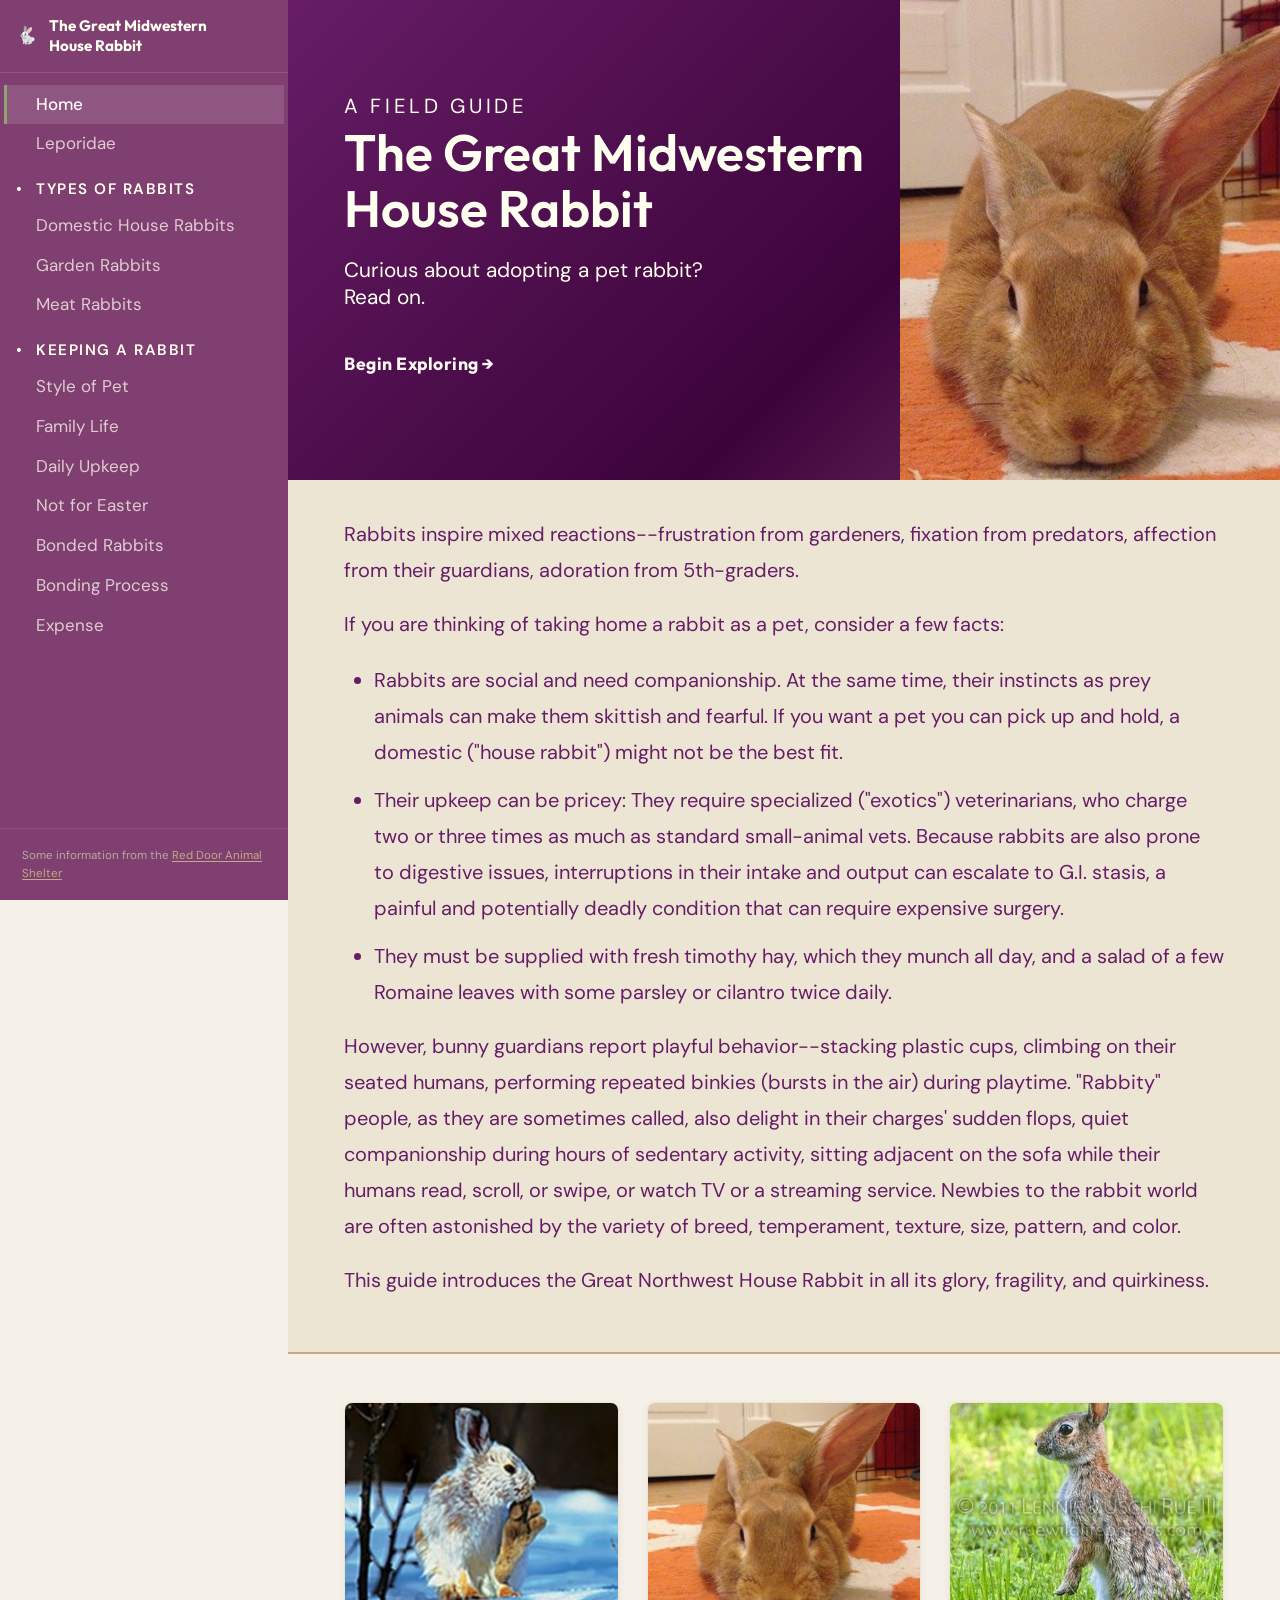
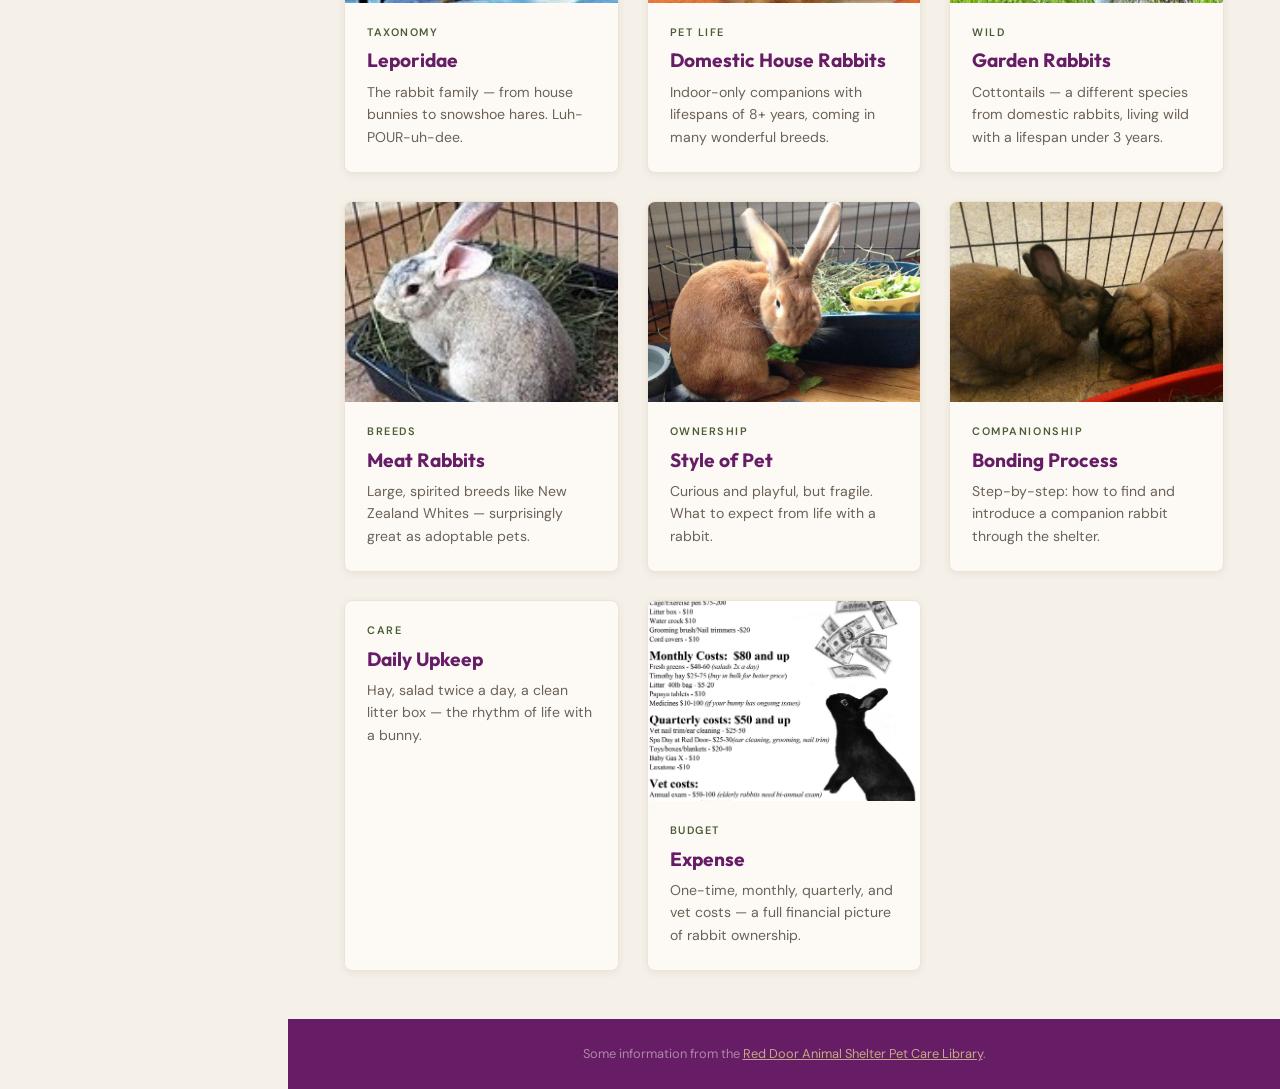
<file: index.html>
<!DOCTYPE html>
<html lang="en">
<head>
  <meta charset="UTF-8" />
  <meta name="viewport" content="width=device-width, initial-scale=1.0" />
  <title>The Great Midwestern House Rabbit</title>
  <link rel="preconnect" href="https://fonts.googleapis.com" />
  <link rel="preconnect" href="https://fonts.gstatic.com" crossorigin />
  <link href="https://fonts.googleapis.com/css2?family=Outfit:wght@400;500;600;700&family=DM+Sans:wght@300;400;500;700&display=swap" rel="stylesheet" />
  <link rel="stylesheet" href="style.css" />
</head>
<body>

  <!-- Sidebar Nav -->
  <a href="#main-content" class="skip-nav">Skip to main content</a>
  <nav class="sidebar" id="sidebar" aria-label="Site navigation">
    <div class="sidebar-header">
      <span class="sidebar-logo" aria-hidden="true">🐇</span>
      <span class="sidebar-title">The Great Midwestern<br>House Rabbit</span>
    </div>
    <ul class="nav-links" aria-label="Main navigation">
      <li><a href="index.html" class="nav-link active" aria-current="page">Home</a></li>
      <li><a href="leporidae.html" class="nav-link">Leporidae</a></li>
      <li class="nav-section">Types of Rabbits</li>
      <li><a href="domestic.html" class="nav-link">Domestic House Rabbits</a></li>
      <li><a href="garden.html" class="nav-link">Garden Rabbits</a></li>
      <li><a href="meat.html" class="nav-link">Meat Rabbits</a></li>
      <li class="nav-section">Keeping a Rabbit</li>
      <li><a href="style.html" class="nav-link">Style of Pet</a></li>
      <li><a href="family.html" class="nav-link">Family Life</a></li>
      <li><a href="daily.html" class="nav-link">Daily Upkeep</a></li>
      <li><a href="not-easter.html" class="nav-link">Not for Easter</a></li>
      <li><a href="bonded-rabbits.html" class="nav-link">Bonded Rabbits</a></li>
      <li><a href="bonding.html" class="nav-link">Bonding Process</a></li>
      <li><a href="expense.html" class="nav-link">Expense</a></li>
    </ul>
    <div class="sidebar-footer">
      Some information from the <a href="https://www.reddoorshelter.org/2022-Red-Door-Bunny-Book.pdf" target="_blank" rel="noopener noreferrer">Red Door Animal Shelter</a>
    </div>
  </nav>

  <button class="menu-toggle" id="menuToggle" aria-label="Toggle menu">☰</button>

  <!-- Main Content -->
  <main class="main-content" id="main-content">
    <div class="hero">
      <div class="hero-text">
        <p class="hero-eyebrow">A Field Guide</p>
        <h1 class="hero-title">The Great Midwestern House Rabbit</h1>
        <p class="hero-subtitle">Curious about adopting a pet rabbit? Read on.</p>
        <a href="leporidae.html" class="hero-cta">Begin Exploring →</a>
      </div>
      <div class="hero-image-wrap">
        <img src="images/Domestic_House_Rabbits_1.jpg" alt="A house rabbit up close" class="hero-img" />
      </div>
    </div>

    <section class="intro-section">
     <p class="intro-text">
        Rabbits inspire mixed reactions--frustration from gardeners, fixation from predators, affection from their guardians, adoration from 5th-graders.<p/>
     <p class="intro-text"> If you are thinking of taking home a rabbit as a pet, consider a few facts: </p>
        <ul class="intro-text">
          <li>Rabbits are social and need companionship. At the same time, their instincts as prey animals can make them skittish and fearful. If you want a pet you can pick up and hold, a domestic ("house rabbit") might not be the best fit.</li>
       <li>Their upkeep can be pricey: They require specialized ("exotics") veterinarians, who charge two or three times as much as standard small-animal vets. Because rabbits are also prone to digestive issues, interruptions in their intake and output can escalate to G.I. stasis, a painful and potentially deadly condition that can require expensive surgery.</li> 
       <li>They must be supplied with fresh timothy hay, which they munch all day, and a salad of a few Romaine leaves with some parsley or cilantro twice daily.</li>
      </ul>
      <p class="intro-text"> However, bunny guardians report playful behavior--stacking plastic cups, climbing on their seated humans, performing repeated binkies (bursts in the air) during playtime. "Rabbity" people, as they are sometimes called, also delight in their charges' sudden flops, quiet companionship during hours of sedentary activity, sitting adjacent on the sofa while their humans read, scroll, or swipe, or watch TV or a streaming service. Newbies to the rabbit world are often astonished by the variety of breed, temperament, texture, size, pattern, and color. </p>
     <p class="intro-text">
     This guide introduces the Great Northwest House Rabbit in all its glory, fragility, and quirkiness.</p>
    </section>

    <!-- Topic Cards -->
    <section class="card-grid">

      <a href="leporidae.html" class="card">
        <div class="card-img-wrap">
          <img src="images/Leporidae.jpg" alt="Leporidae" />
        </div>
        <div class="card-body">
          <span class="card-tag">Taxonomy</span>
          <h3>Leporidae</h3>
          <p>The rabbit family — from house bunnies to snowshoe hares. Luh-POUR-uh-dee.</p>
        </div>
      </a>

      <a href="domestic.html" class="card">
        <div class="card-img-wrap">
          <img src="images/Domestic_House_Rabbits_1.jpg" alt="Domestic rabbits" />
        </div>
        <div class="card-body">
          <span class="card-tag">Pet Life</span>
          <h3>Domestic House Rabbits</h3>
          <p>Indoor-only companions with lifespans of 8+ years, coming in many wonderful breeds.</p>
        </div>
      </a>

      <a href="garden.html" class="card">
        <div class="card-img-wrap">
          <img src="images/Leporidae_1.jpg" alt="Cottontail garden rabbit" />
        </div>
        <div class="card-body">
          <span class="card-tag">Wild</span>
          <h3>Garden Rabbits</h3>
          <p>Cottontails — a different species from domestic rabbits, living wild with a lifespan under 3 years.</p>
        </div>
      </a>

      <a href="meat.html" class="card">
        <div class="card-img-wrap">
          <img src="images/Meat_Rabbits.jpg" alt="Meat rabbit" />
        </div>
        <div class="card-body">
          <span class="card-tag">Breeds</span>
          <h3>Meat Rabbits</h3>
          <p>Large, spirited breeds like New Zealand Whites — surprisingly great as adoptable pets.</p>
        </div>
      </a>

      <a href="style.html" class="card">
        <div class="card-img-wrap">
          <img src="images/Style_of_Pet_1.jpg" alt="Rabbit with laptop" />
        </div>
        <div class="card-body">
          <span class="card-tag">Ownership</span>
          <h3>Style of Pet</h3>
          <p>Curious and playful, but fragile. What to expect from life with a rabbit.</p>
        </div>
      </a>

      <a href="bonding.html" class="card">
        <div class="card-img-wrap">
          <img src="images/Bonded_Rabbits.jpg" alt="Bonded rabbits" />
        </div>
        <div class="card-body">
          <span class="card-tag">Companionship</span>
          <h3>Bonding Process</h3>
          <p>Step-by-step: how to find and introduce a companion rabbit through the shelter.</p>
        </div>
      </a>

      <a href="daily.html" class="card card-wide">
        <div class="card-body">
          <span class="card-tag">Care</span>
          <h3>Daily Upkeep</h3>
          <p>Hay, salad twice a day, a clean litter box — the rhythm of life with a bunny.</p>
        </div>
      </a>

      <a href="expense.html" class="card card-wide">
        <div class="card-img-wrap">
          <img src="images/Expense.jpg" alt="Rabbit expenses" />
        </div>
        <div class="card-body">
          <span class="card-tag">Budget</span>
          <h3>Expense</h3>
          <p>One-time, monthly, quarterly, and vet costs — a full financial picture of rabbit ownership.</p>
        </div>
      </a>

    </section>

    <footer class="site-footer">
      <p>Some information from the <a href="https://www.reddoorshelter.org/2022-Red-Door-Bunny-Book.pdf" target="_blank" rel="noopener noreferrer">Red Door Animal Shelter Pet Care Library</a>.</p>
    </footer>
  </main>

  <script src="nav.js"></script>
</body>
</html>
</file>
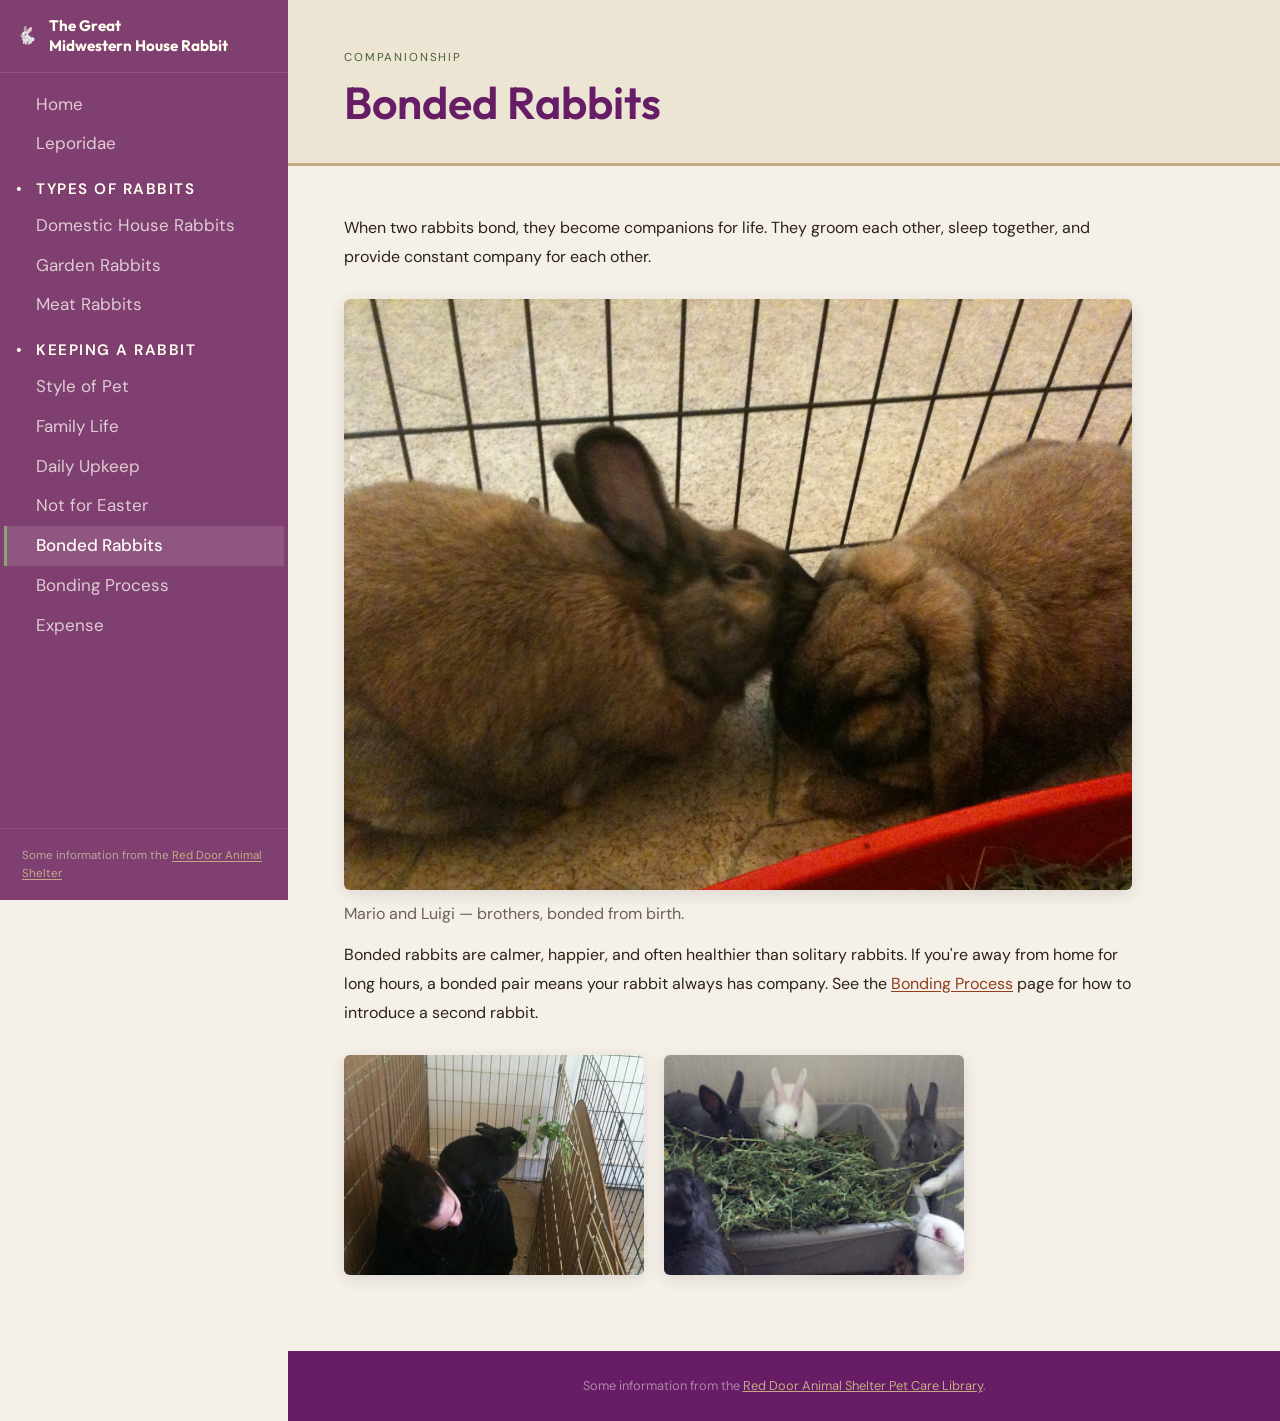
<file: bonded-rabbits.html>
<!DOCTYPE html>
<html lang="en">
<head>
  <meta charset="UTF-8" />
  <meta name="viewport" content="width=device-width, initial-scale=1.0" />
  <title>Bonded Rabbits – The Great Midwestern House Rabbit</title>
  <link rel="preconnect" href="https://fonts.googleapis.com" />
  <link rel="preconnect" href="https://fonts.gstatic.com" crossorigin />
  <link href="https://fonts.googleapis.com/css2?family=Outfit:wght@400;500;600;700&family=DM+Sans:wght@300;400;500;700&display=swap" rel="stylesheet" />
  <link rel="stylesheet" href="style.css" />
</head>
<body>
  <a href="#main-content" class="skip-nav">Skip to main content</a>
  <nav class="sidebar" id="sidebar" aria-label="Site navigation">
    <div class="sidebar-header">
      <span class="sidebar-logo" aria-hidden="true">🐇</span>
      <span class="sidebar-title">The Great<br>Midwestern House Rabbit</span>
    </div>
    <ul class="nav-links" aria-label="Main navigation">
      <li><a href="index.html" class="nav-link">Home</a></li>
      <li><a href="leporidae.html" class="nav-link">Leporidae</a></li>
      <li class="nav-section">Types of Rabbits</li>
      <li><a href="domestic.html" class="nav-link">Domestic House Rabbits</a></li>
      <li><a href="garden.html" class="nav-link">Garden Rabbits</a></li>
      <li><a href="meat.html" class="nav-link">Meat Rabbits</a></li>
      <li class="nav-section">Keeping a Rabbit</li>
      <li><a href="style.html" class="nav-link">Style of Pet</a></li>
      <li><a href="family.html" class="nav-link">Family Life</a></li>
      <li><a href="daily.html" class="nav-link">Daily Upkeep</a></li>
      <li><a href="not-easter.html" class="nav-link">Not for Easter</a></li>
      <li><a href="bonded-rabbits.html" class="nav-link active" aria-current="page">Bonded Rabbits</a></li>
      <li><a href="bonding.html" class="nav-link">Bonding Process</a></li>
      <li><a href="expense.html" class="nav-link">Expense</a></li>
    </ul>
    <div class="sidebar-footer">
      Some information from the <a href="https://www.reddoorshelter.org/2022-Red-Door-Bunny-Book.pdf" target="_blank" rel="noopener noreferrer">Red Door Animal Shelter</a>
    </div>
  </nav>
  <button class="menu-toggle" id="menuToggle" aria-label="Toggle menu">☰</button>

  <main class="main-content" id="main-content">
    <div class="page-header">
      <p class="eyebrow">Companionship</p>
      <h1>Bonded <em>Rabbits</em></h1>
    </div>

    <div class="page-body">
      <p>When two rabbits bond, they become companions for life. They groom each other, sleep together, and provide constant company for each other.</p>

      <img src="images/Bonded_Rabbits.jpg" alt="Mario and Luigi, brothers, bonded from birth" class="page-img" />
      <p class="page-img-caption">Mario and Luigi — brothers, bonded from birth.</p>

      <p>Bonded rabbits are calmer, happier, and often healthier than solitary rabbits. If you're away from home for long hours, a bonded pair means your rabbit always has company. See the <a href="bonding.html">Bonding Process</a> page for how to introduce a second rabbit.</p>

      <div class="img-row">
        <img src="images/Buns_at_the_Shelter.jpg" alt="Rabbits at the shelter" />
        <img src="images/Buns_at_the_Shelter_1.jpg" alt="More rabbits at the shelter" />
      </div>
    </div>

    <footer class="site-footer">
      <p>Some information from the <a href="https://www.reddoorshelter.org/2022-Red-Door-Bunny-Book.pdf" target="_blank" rel="noopener noreferrer">Red Door Animal Shelter Pet Care Library</a>.</p>
    </footer>
  </main>

  <script src="nav.js"></script>
</body>
</html>
</file>
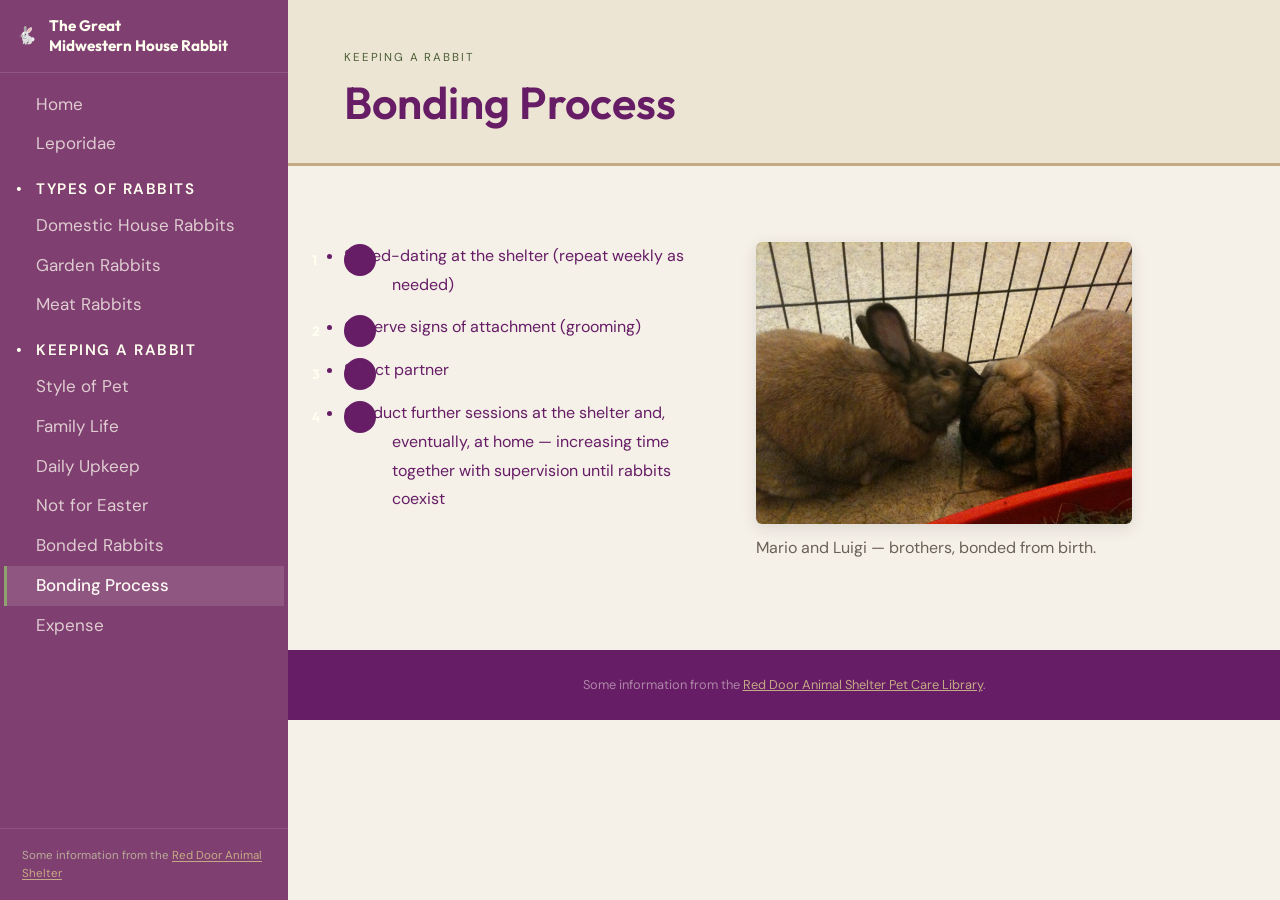
<file: bonding.html>
<!DOCTYPE html>
<html lang="en">
<head>
  <meta charset="UTF-8" />
  <meta name="viewport" content="width=device-width, initial-scale=1.0" />
  <title>Bonding Process – The Great Midwestern House Rabbit</title>
  <link rel="preconnect" href="https://fonts.googleapis.com" />
  <link rel="preconnect" href="https://fonts.gstatic.com" crossorigin />
  <link href="https://fonts.googleapis.com/css2?family=Outfit:wght@400;500;600;700&family=DM+Sans:wght@300;400;500;700&display=swap" rel="stylesheet" />
  <link rel="stylesheet" href="style.css" />
</head>
<body>
  <a href="#main-content" class="skip-nav">Skip to main content</a>
  <nav class="sidebar" id="sidebar" aria-label="Site navigation">
    <div class="sidebar-header">
      <span class="sidebar-logo" aria-hidden="true">🐇</span>
      <span class="sidebar-title">The Great<br>Midwestern House Rabbit</span>
    </div>
    <ul class="nav-links" aria-label="Main navigation">
      <li><a href="index.html" class="nav-link">Home</a></li>
      <li><a href="leporidae.html" class="nav-link">Leporidae</a></li>
      <li class="nav-section">Types of Rabbits</li>
      <li><a href="domestic.html" class="nav-link">Domestic House Rabbits</a></li>
      <li><a href="garden.html" class="nav-link">Garden Rabbits</a></li>
      <li><a href="meat.html" class="nav-link">Meat Rabbits</a></li>
      <li class="nav-section">Keeping a Rabbit</li>
      <li><a href="style.html" class="nav-link">Style of Pet</a></li>
      <li><a href="family.html" class="nav-link">Family Life</a></li>
      <li><a href="daily.html" class="nav-link">Daily Upkeep</a></li>
      <li><a href="not-easter.html" class="nav-link">Not for Easter</a></li>
      <li><a href="bonded-rabbits.html" class="nav-link">Bonded Rabbits</a></li>
      <li><a href="bonding.html" class="nav-link active" aria-current="page">Bonding Process</a></li>
      <li><a href="expense.html" class="nav-link">Expense</a></li>
    </ul>
    <div class="sidebar-footer">
      Some information from the <a href="https://www.reddoorshelter.org/2022-Red-Door-Bunny-Book.pdf" target="_blank" rel="noopener noreferrer">Red Door Animal Shelter</a>
    </div>
  </nav>
  <button class="menu-toggle" id="menuToggle" aria-label="Toggle menu">☰</button>

  <main class="main-content" id="main-content">
    <div class="page-header">
      <p class="eyebrow">Keeping a Rabbit</p>
      <h1>Bonding Process</h1>
    </div>

    <div class="page-body">
      <div class="two-col">
        <div>
          <ol>
            <li>Speed-dating at the shelter (repeat weekly as needed)</li>
            <li>Observe signs of attachment (grooming)</li>
            <li>Select partner</li>
            <li>Conduct further sessions at the shelter and, eventually, at home — increasing time together with supervision until rabbits coexist</li>
          </ol>
        </div>
        <div>
          <img src="images/Bonded_Rabbits.jpg" alt="Mario and Luigi, brothers, bonded from birth" class="page-img" style="margin:0;" />
          <p class="page-img-caption" style="margin-top:10px;">Mario and Luigi — brothers, bonded from birth.</p>
        </div>
      </div>
    </div>

    <footer class="site-footer">
      <p>Some information from the <a href="https://www.reddoorshelter.org/2022-Red-Door-Bunny-Book.pdf" target="_blank" rel="noopener noreferrer">Red Door Animal Shelter Pet Care Library</a>.</p>
    </footer>
  </main>

  <script src="nav.js"></script>
</body>
</html>
</file>
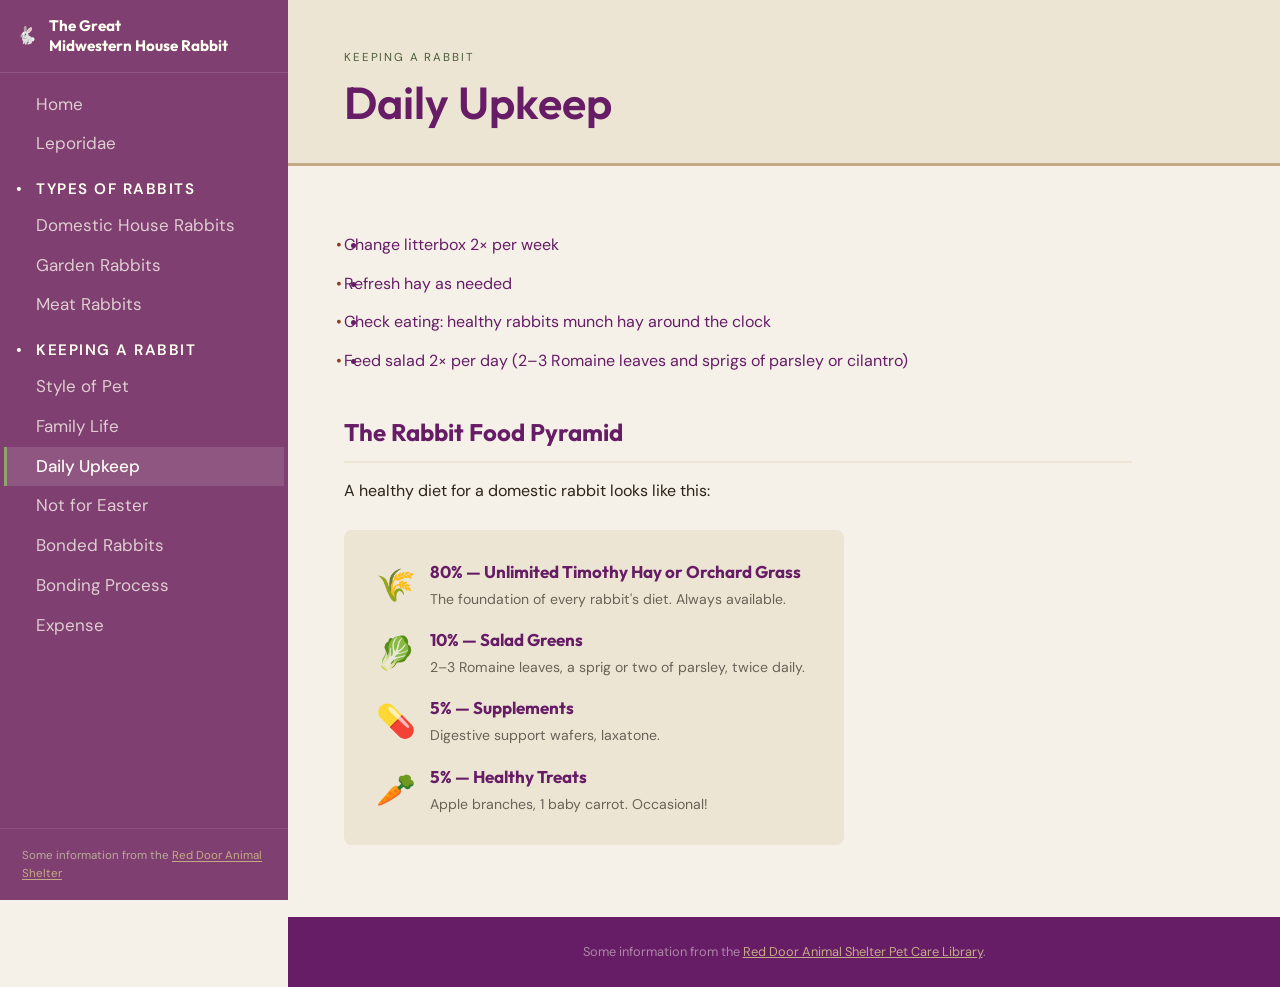
<file: daily.html>
<!DOCTYPE html>
<html lang="en">
<head>
  <meta charset="UTF-8" />
  <meta name="viewport" content="width=device-width, initial-scale=1.0" />
  <title>Daily Upkeep – The Great Midwestern House Rabbit</title>
  <link rel="preconnect" href="https://fonts.googleapis.com" />
  <link rel="preconnect" href="https://fonts.gstatic.com" crossorigin />
  <link href="https://fonts.googleapis.com/css2?family=Outfit:wght@400;500;600;700&family=DM+Sans:wght@300;400;500;700&display=swap" rel="stylesheet" />
  <link rel="stylesheet" href="style.css" />
</head>
<body>
  <a href="#main-content" class="skip-nav">Skip to main content</a>
  <nav class="sidebar" id="sidebar" aria-label="Site navigation">
    <div class="sidebar-header">
      <span class="sidebar-logo" aria-hidden="true">🐇</span>
      <span class="sidebar-title">The Great<br>Midwestern House Rabbit</span>
    </div>
    <ul class="nav-links" aria-label="Main navigation">
      <li><a href="index.html" class="nav-link">Home</a></li>
      <li><a href="leporidae.html" class="nav-link">Leporidae</a></li>
      <li class="nav-section">Types of Rabbits</li>
      <li><a href="domestic.html" class="nav-link">Domestic House Rabbits</a></li>
      <li><a href="garden.html" class="nav-link">Garden Rabbits</a></li>
      <li><a href="meat.html" class="nav-link">Meat Rabbits</a></li>
      <li class="nav-section">Keeping a Rabbit</li>
      <li><a href="style.html" class="nav-link">Style of Pet</a></li>
      <li><a href="family.html" class="nav-link">Family Life</a></li>
      <li><a href="daily.html" class="nav-link active" aria-current="page">Daily Upkeep</a></li>
      <li><a href="not-easter.html" class="nav-link">Not for Easter</a></li>
      <li><a href="bonded-rabbits.html" class="nav-link">Bonded Rabbits</a></li>
      <li><a href="bonding.html" class="nav-link">Bonding Process</a></li>
      <li><a href="expense.html" class="nav-link">Expense</a></li>
    </ul>
    <div class="sidebar-footer">
      Some information from the <a href="https://www.reddoorshelter.org/2022-Red-Door-Bunny-Book.pdf" target="_blank" rel="noopener noreferrer">Red Door Animal Shelter</a>
    </div>
  </nav>
  <button class="menu-toggle" id="menuToggle" aria-label="Toggle menu">☰</button>

  <main class="main-content" id="main-content">
    <div class="page-header">
      <p class="eyebrow">Keeping a Rabbit</p>
      <h1>Daily Upkeep</h1>
    </div>

    <div class="page-body">
      <ul>
        <li>Change litterbox 2× per week</li>
        <li>Refresh hay as needed</li>
        <li>Check eating: healthy rabbits munch hay around the clock</li>
        <li>Feed salad 2× per day (2–3 Romaine leaves and sprigs of parsley or cilantro)</li>
      </ul>

      <h2>The Rabbit Food Pyramid</h2>
      <p>A healthy diet for a domestic rabbit looks like this:</p>

      <div style="background: var(--parchment); border-radius: 8px; padding: 28px 32px; margin: 24px 0; max-width: 500px;">
        <div style="display:flex; align-items:center; gap: 14px; margin-bottom: 14px;">
          <span style="font-size: 2rem;">🌾</span>
          <div>
            <strong style="font-family: var(--font-display); color: var(--bark-dark);">80% — Unlimited Timothy Hay or Orchard Grass</strong>
            <p style="font-size: 0.88rem; color: var(--warm-gray); margin:0;">The foundation of every rabbit's diet. Always available.</p>
          </div>
        </div>
        <div style="display:flex; align-items:center; gap: 14px; margin-bottom: 14px;">
          <span style="font-size: 2rem;">🥬</span>
          <div>
            <strong style="font-family: var(--font-display); color: var(--bark-dark);">10% — Salad Greens</strong>
            <p style="font-size: 0.88rem; color: var(--warm-gray); margin:0;">2–3 Romaine leaves, a sprig or two of parsley, twice daily.</p>
          </div>
        </div>
        <div style="display:flex; align-items:center; gap: 14px; margin-bottom: 14px;">
          <span style="font-size: 2rem;">💊</span>
          <div>
            <strong style="font-family: var(--font-display); color: var(--bark-dark);">5% — Supplements</strong>
            <p style="font-size: 0.88rem; color: var(--warm-gray); margin:0;">Digestive support wafers, laxatone.</p>
          </div>
        </div>
        <div style="display:flex; align-items:center; gap: 14px;">
          <span style="font-size: 2rem;">🥕</span>
          <div>
            <strong style="font-family: var(--font-display); color: var(--bark-dark);">5% — Healthy Treats</strong>
            <p style="font-size: 0.88rem; color: var(--warm-gray); margin:0;">Apple branches, 1 baby carrot. Occasional!</p>
          </div>
        </div>
      </div>
    </div>

    <footer class="site-footer">
      <p>Some information from the <a href="https://www.reddoorshelter.org/2022-Red-Door-Bunny-Book.pdf" target="_blank" rel="noopener noreferrer">Red Door Animal Shelter Pet Care Library</a>.</p>
    </footer>
  </main>

  <script src="nav.js"></script>
</body>
</html>
</file>
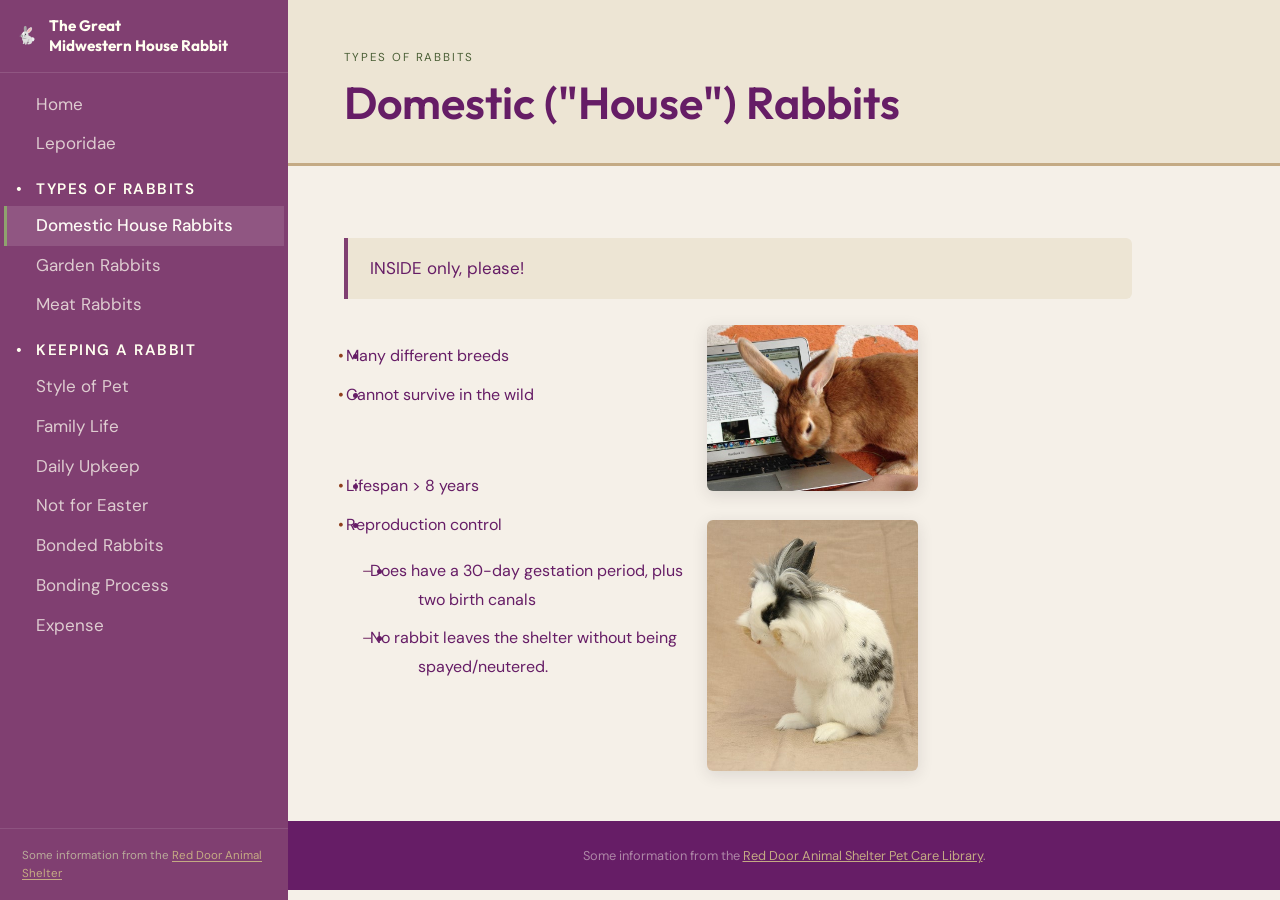
<file: domestic.html>
<!DOCTYPE html>
<html lang="en">
<head>
  <meta charset="UTF-8" />
  <meta name="viewport" content="width=device-width, initial-scale=1.0" />
  <title>Domestic House Rabbits – The Great Midwestern House Rabbit</title>
  <link rel="preconnect" href="https://fonts.googleapis.com" />
  <link rel="preconnect" href="https://fonts.gstatic.com" crossorigin />
  <link href="https://fonts.googleapis.com/css2?family=Outfit:wght@400;500;600;700&family=DM+Sans:wght@300;400;500;700&display=swap" rel="stylesheet" />
  <link rel="stylesheet" href="style.css" />
</head>
<body>
  <a href="#main-content" class="skip-nav">Skip to main content</a>
  <nav class="sidebar" id="sidebar" aria-label="Site navigation">
    <div class="sidebar-header">
      <span class="sidebar-logo" aria-hidden="true">🐇</span>
      <span class="sidebar-title">The Great<br>Midwestern House Rabbit</span>
    </div>
    <ul class="nav-links" aria-label="Main navigation">
      <li><a href="index.html" class="nav-link">Home</a></li>
      <li><a href="leporidae.html" class="nav-link">Leporidae</a></li>
      <li class="nav-section">Types of Rabbits</li>
      <li><a href="domestic.html" class="nav-link active" aria-current="page">Domestic House Rabbits</a></li>
      <li><a href="garden.html" class="nav-link">Garden Rabbits</a></li>
      <li><a href="meat.html" class="nav-link">Meat Rabbits</a></li>
      <li class="nav-section">Keeping a Rabbit</li>
      <li><a href="style.html" class="nav-link">Style of Pet</a></li>
      <li><a href="family.html" class="nav-link">Family Life</a></li>
      <li><a href="daily.html" class="nav-link">Daily Upkeep</a></li>
      <li><a href="not-easter.html" class="nav-link">Not for Easter</a></li>
      <li><a href="bonded-rabbits.html" class="nav-link">Bonded Rabbits</a></li>
      <li><a href="bonding.html" class="nav-link">Bonding Process</a></li>
      <li><a href="expense.html" class="nav-link">Expense</a></li>
    </ul>
    <div class="sidebar-footer">
      Some information from the <a href="https://www.reddoorshelter.org/2022-Red-Door-Bunny-Book.pdf" target="_blank" rel="noopener noreferrer">Red Door Animal Shelter</a>
    </div>
  </nav>
  <button class="menu-toggle" id="menuToggle" aria-label="Toggle menu">☰</button>

  <main class="main-content" id="main-content">
    <div class="page-header">
      <p class="eyebrow">Types of Rabbits</p>
      <h1>Domestic <em>("House")</em> Rabbits</h1>
    </div>

    <div class="page-body">
      <div class="callout">INSIDE only, please!</div>
<table cols="2">
     <tr valign="top"> <td>
          <ul>
            <li>Many different breeds</li>
            <li>Cannot survive in the wild</li>
          </ul>
          <br />
          <ul>
            <li>
              Lifespan &gt; 8 years</li>
              <li>Reproduction control</li>
              <ul>
                <li>Does have a 30-day gestation period, plus two birth canals</li>
                 <li>No rabbit leaves the shelter without being spayed/neutered.</li>
              </ul>
            </li>
          </ul>
        </td>
        <td>
        <img src="images/Style_of_Pet.jpg" alt="A domestic house rabbit sniffs an open laptop" class="page-img" style="margin:0; width: 50%" />
        <br>

      <img src="images/Leporidae_3.jpg" alt="A fluffy-faced white Lionhead rabbit with black markings cleans itself, paws to face" class="page-img" style="margin:0; width: 50%" />
       </td>
  
       </tr>
        </table>
      </div>
    </div>
 </div>
    <footer class="site-footer">
      <p>Some information from the <a href="https://www.reddoorshelter.org/2022-Red-Door-Bunny-Book.pdf" target="_blank" rel="noopener noreferrer">Red Door Animal Shelter Pet Care Library</a>.</p>
    </footer>
  </main>

  <script src="nav.js"></script>
</body>
</html>
</file>
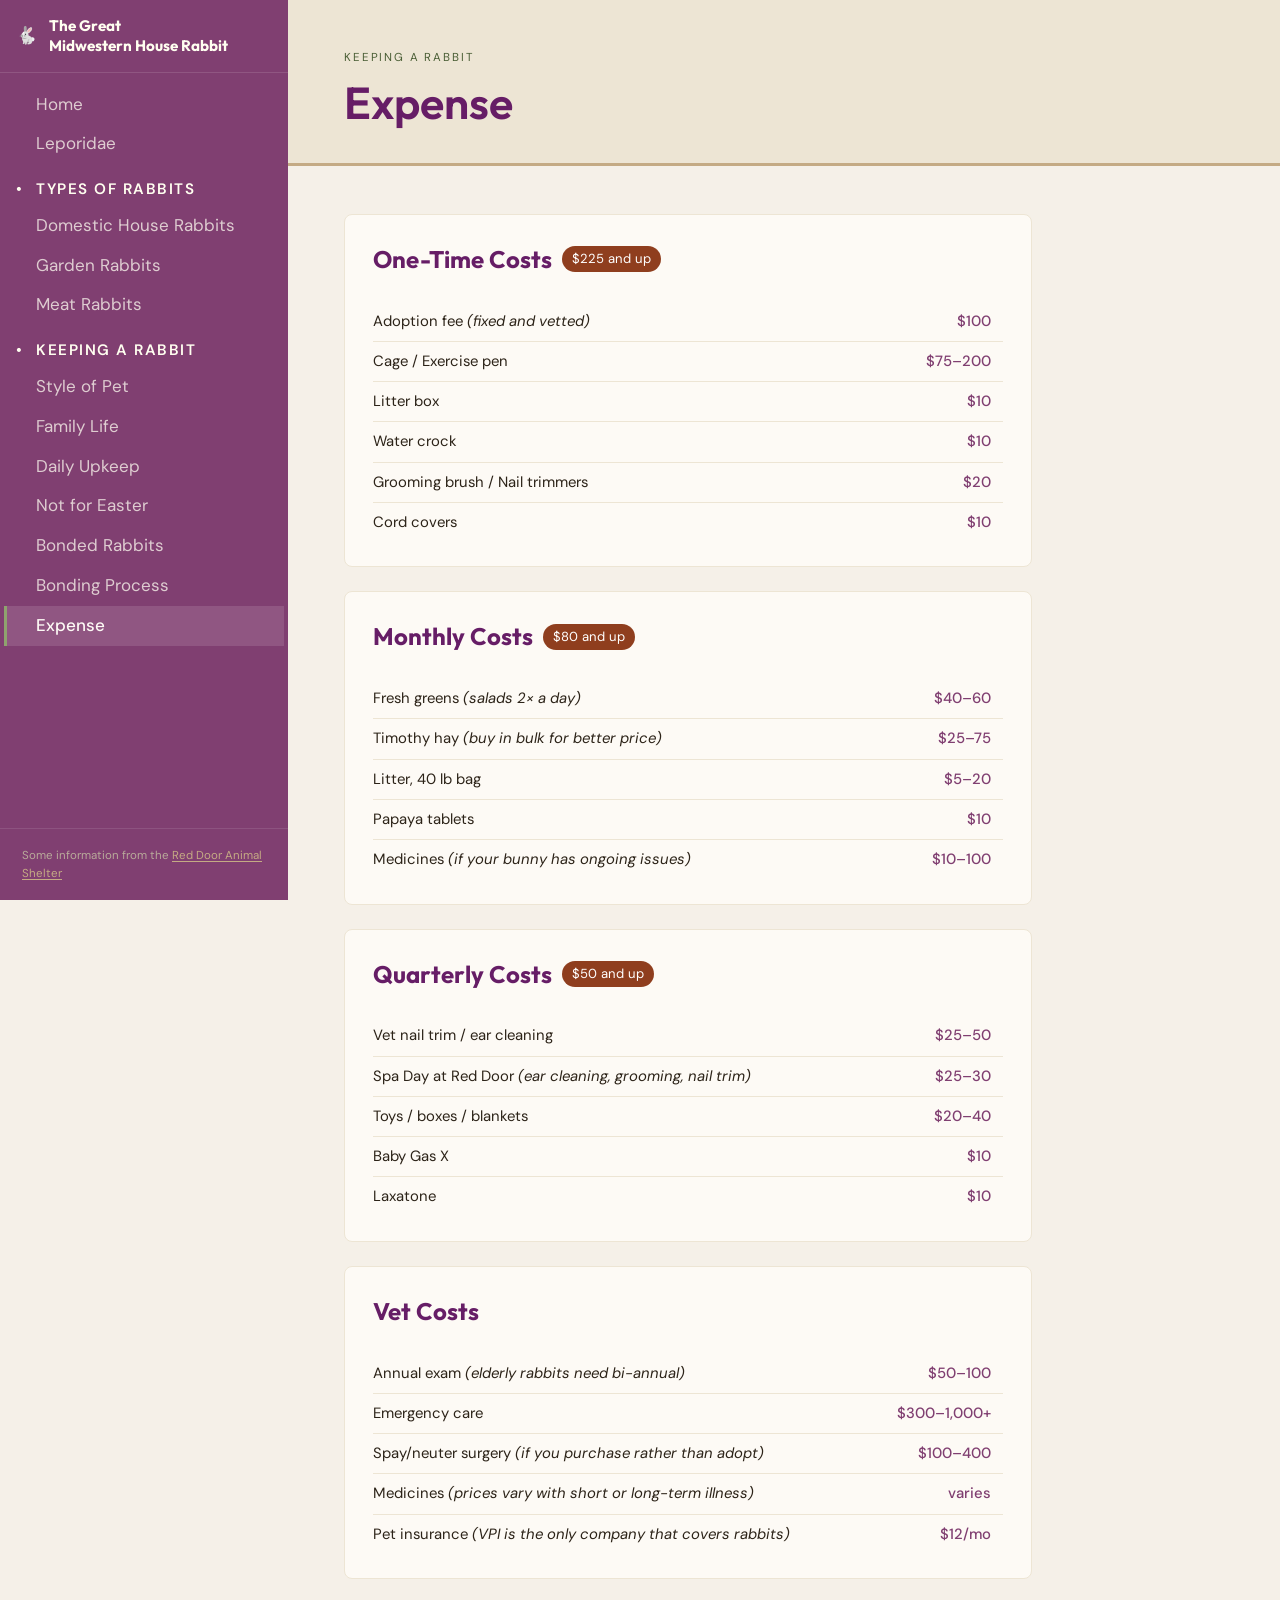
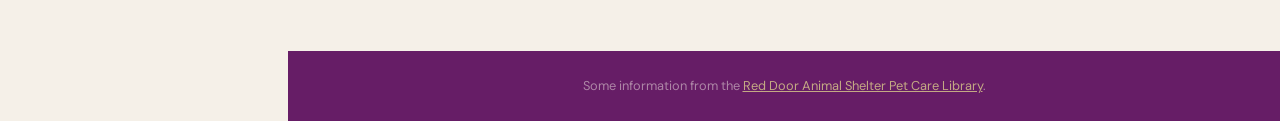
<file: expense.html>
<!DOCTYPE html>
<html lang="en">
<head>
  <meta charset="UTF-8" />
  <meta name="viewport" content="width=device-width, initial-scale=1.0" />
  <title>Expense – The Great Midwestern House Rabbit</title>
  <link rel="preconnect" href="https://fonts.googleapis.com" />
  <link rel="preconnect" href="https://fonts.gstatic.com" crossorigin />
  <link href="https://fonts.googleapis.com/css2?family=Outfit:wght@400;500;600;700&family=DM+Sans:wght@300;400;500;700&display=swap" rel="stylesheet" />
  <link rel="stylesheet" href="style.css" />
  <style>
    .expense-section {
      background: var(--white);
      border: 1px solid var(--parchment);
      border-radius: 8px;
      padding: 24px 28px;
      margin-bottom: 24px;
    }
    .expense-section h2 {
      border-bottom: none;
      margin-top: 0;
      color: var(--bark-dark);
      display: flex;
      align-items: center;
      gap: 10px;
    }
    .expense-section h2 .badge {
      font-family: var(--font-body);
      font-size: 0.82rem;
      background: var(--rust);
      color: white;
      padding: 2px 10px;
      border-radius: 20px;
      font-weight: normal;
      font-style: normal;
    }
    .expense-table {
      width: 100%;
      border-collapse: collapse;
      margin-top: 14px;
      font-size: 0.93rem;
    }
    .expense-table td {
      padding: 7px 12px 7px 0;
      border-bottom: 1px solid var(--parchment);
      color: var(--ink);
    }
    .expense-table td:last-child {
      text-align: right;
      color: var(--bark);
      font-weight: 500;
      white-space: nowrap;
    }
    .expense-table tr:last-child td {
      border-bottom: none;
    }
  </style>
</head>
<body>
  <a href="#main-content" class="skip-nav">Skip to main content</a>
  <nav class="sidebar" id="sidebar" aria-label="Site navigation">
    <div class="sidebar-header">
      <span class="sidebar-logo" aria-hidden="true">🐇</span>
      <span class="sidebar-title">The Great<br>Midwestern House Rabbit</span>
    </div>
    <ul class="nav-links" aria-label="Main navigation">
      <li><a href="index.html" class="nav-link">Home</a></li>
      <li><a href="leporidae.html" class="nav-link">Leporidae</a></li>
      <li class="nav-section">Types of Rabbits</li>
      <li><a href="domestic.html" class="nav-link">Domestic House Rabbits</a></li>
      <li><a href="garden.html" class="nav-link">Garden Rabbits</a></li>
      <li><a href="meat.html" class="nav-link">Meat Rabbits</a></li>
      <li class="nav-section">Keeping a Rabbit</li>
      <li><a href="style.html" class="nav-link">Style of Pet</a></li>
      <li><a href="family.html" class="nav-link">Family Life</a></li>
      <li><a href="daily.html" class="nav-link">Daily Upkeep</a></li>
      <li><a href="not-easter.html" class="nav-link">Not for Easter</a></li>
      <li><a href="bonded-rabbits.html" class="nav-link">Bonded Rabbits</a></li>
      <li><a href="bonding.html" class="nav-link">Bonding Process</a></li>
      <li><a href="expense.html" class="nav-link active" aria-current="page">Expense</a></li>
    </ul>
    <div class="sidebar-footer">
      Some information from the <a href="https://www.reddoorshelter.org/2022-Red-Door-Bunny-Book.pdf" target="_blank" rel="noopener noreferrer">Red Door Animal Shelter</a>
    </div>
  </nav>
  <button class="menu-toggle" id="menuToggle" aria-label="Toggle menu">☰</button>

  <main class="main-content" id="main-content">
    <div class="page-header">
      <p class="eyebrow">Keeping a Rabbit</p>
      <h1>Expense</h1>
    </div>

    <div class="page-body" style="max-width: 800px;">

      <div class="expense-section">
        <h2>One-Time Costs <span class="badge">$225 and up</span></h2>
        <table class="expense-table">
          <tr><td>Adoption fee <em>(fixed and vetted)</em></td><td>$100</td></tr>
          <tr><td>Cage / Exercise pen</td><td>$75–200</td></tr>
          <tr><td>Litter box</td><td>$10</td></tr>
          <tr><td>Water crock</td><td>$10</td></tr>
          <tr><td>Grooming brush / Nail trimmers</td><td>$20</td></tr>
          <tr><td>Cord covers</td><td>$10</td></tr>
        </table>
      </div>

      <div class="expense-section">
        <h2>Monthly Costs <span class="badge">$80 and up</span></h2>
        <table class="expense-table">
          <tr><td>Fresh greens <em>(salads 2× a day)</em></td><td>$40–60</td></tr>
          <tr><td>Timothy hay <em>(buy in bulk for better price)</em></td><td>$25–75</td></tr>
          <tr><td>Litter, 40 lb bag</td><td>$5–20</td></tr>
          <tr><td>Papaya tablets</td><td>$10</td></tr>
          <tr><td>Medicines <em>(if your bunny has ongoing issues)</em></td><td>$10–100</td></tr>
        </table>
      </div>

      <div class="expense-section">
        <h2>Quarterly Costs <span class="badge">$50 and up</span></h2>
        <table class="expense-table">
          <tr><td>Vet nail trim / ear cleaning</td><td>$25–50</td></tr>
          <tr><td>Spa Day at Red Door <em>(ear cleaning, grooming, nail trim)</em></td><td>$25–30</td></tr>
          <tr><td>Toys / boxes / blankets</td><td>$20–40</td></tr>
          <tr><td>Baby Gas X</td><td>$10</td></tr>
          <tr><td>Laxatone</td><td>$10</td></tr>
        </table>
      </div>

      <div class="expense-section">
        <h2>Vet Costs</h2>
        <table class="expense-table">
          <tr><td>Annual exam <em>(elderly rabbits need bi-annual)</em></td><td>$50–100</td></tr>
          <tr><td>Emergency care</td><td>$300–1,000+</td></tr>
          <tr><td>Spay/neuter surgery <em>(if you purchase rather than adopt)</em></td><td>$100–400</td></tr>
          <tr><td>Medicines <em>(prices vary with short or long-term illness)</em></td><td>varies</td></tr>
          <tr><td>Pet insurance <em>(VPI is the only company that covers rabbits)</em></td><td>$12/mo</td></tr>
        </table>
      </div>
    </div>

    <footer class="site-footer">
      <p>Some information from the <a href="https://www.reddoorshelter.org/2022-Red-Door-Bunny-Book.pdf" target="_blank" rel="noopener noreferrer">Red Door Animal Shelter Pet Care Library</a>.</p>
    </footer>
  </main>

  <script src="nav.js"></script>
</body>
</html>
</file>
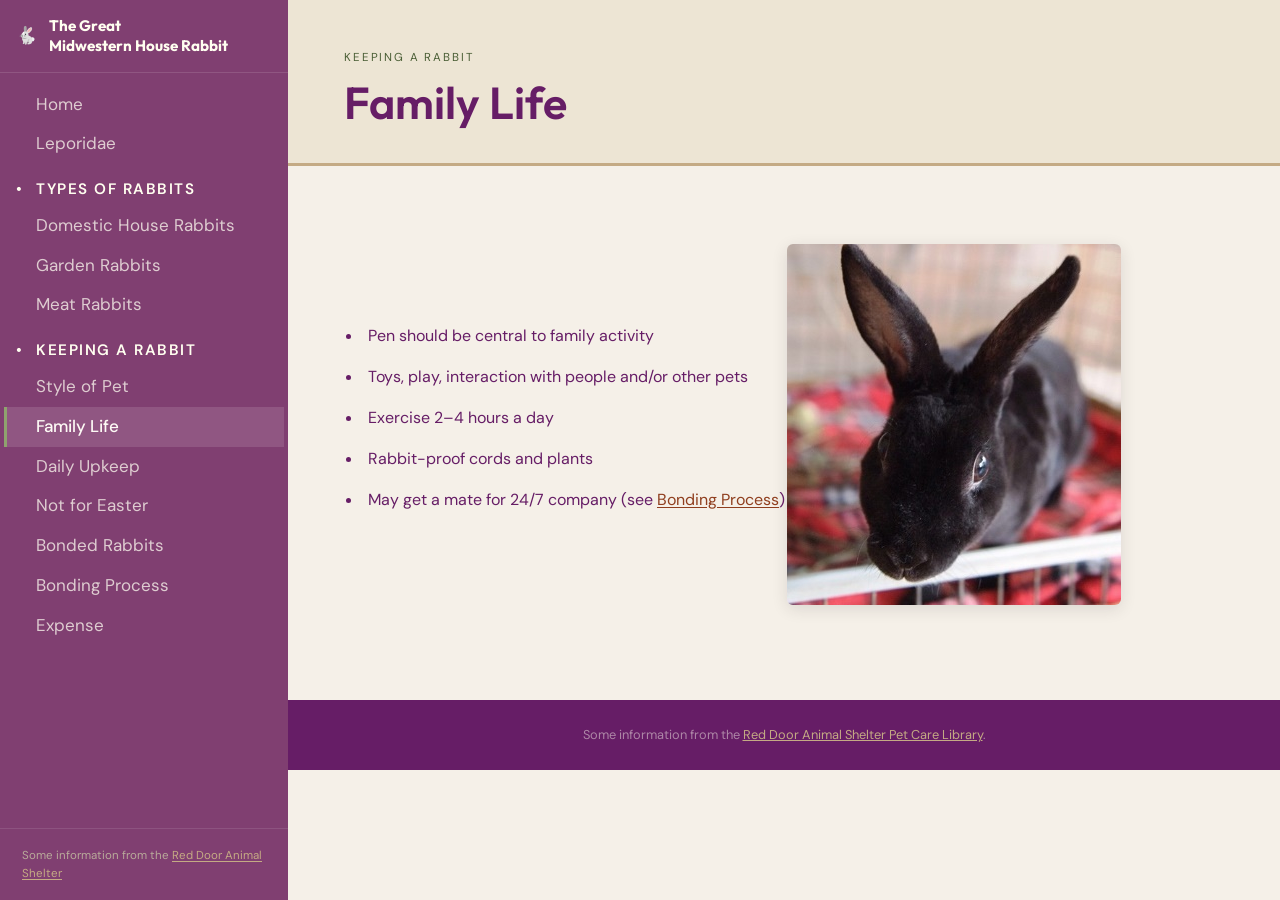
<file: family.html>
<!DOCTYPE html>
<html lang="en">
<head>
  <meta charset="UTF-8" />
  <meta name="viewport" content="width=device-width, initial-scale=1.0" />
  <title>Family Life – The Great Midwestern House Rabbit</title>
  <link rel="preconnect" href="https://fonts.googleapis.com" />
  <link rel="preconnect" href="https://fonts.gstatic.com" crossorigin />
  <link href="https://fonts.googleapis.com/css2?family=Outfit:wght@400;500;600;700&family=DM+Sans:wght@300;400;500;700&display=swap" rel="stylesheet" />
  <link rel="stylesheet" href="style.css" />
</head>
<body>
  <a href="#main-content" class="skip-nav">Skip to main content</a>
  <nav class="sidebar" id="sidebar" aria-label="Site navigation">
    <div class="sidebar-header">
      <span class="sidebar-logo" aria-hidden="true">🐇</span>
      <span class="sidebar-title">The Great<br>Midwestern House Rabbit</span>
    </div>
    <ul class="nav-links" aria-label="Main navigation">
      <li><a href="index.html" class="nav-link">Home</a></li>
      <li><a href="leporidae.html" class="nav-link">Leporidae</a></li>
      <li class="nav-section">Types of Rabbits</li>
      <li><a href="domestic.html" class="nav-link">Domestic House Rabbits</a></li>
      <li><a href="garden.html" class="nav-link">Garden Rabbits</a></li>
      <li><a href="meat.html" class="nav-link">Meat Rabbits</a></li>
      <li class="nav-section">Keeping a Rabbit</li>
      <li><a href="style.html" class="nav-link">Style of Pet</a></li>
      <li><a href="family.html" class="nav-link active" aria-current="page">Family Life</a></li>
      <li><a href="daily.html" class="nav-link">Daily Upkeep</a></li>
      <li><a href="not-easter.html" class="nav-link">Not for Easter</a></li>
      <li><a href="bonded-rabbits.html" class="nav-link">Bonded Rabbits</a></li>
      <li><a href="bonding.html" class="nav-link">Bonding Process</a></li>
      <li><a href="expense.html" class="nav-link">Expense</a></li>
    </ul>
    <div class="sidebar-footer">
      Some information from the <a href="https://www.reddoorshelter.org/2022-Red-Door-Bunny-Book.pdf" target="_blank" rel="noopener noreferrer">Red Door Animal Shelter</a>
    </div>
  </nav>
  <button class="menu-toggle" id="menuToggle" aria-label="Toggle menu">☰</button>

  <main class="main-content" id="main-content">
    <div class="page-header">
      <p class="eyebrow">Keeping a Rabbit</p>
      <h1>Family Life</h1>
    </div>

    <div class="page-body">
     <table cols=2>
      <tr>
        <td>

        <li>Pen should be central to family activity</li>
        <li>Toys, play, interaction with people and/or other pets</li>
        <li>Exercise 2–4 hours a day</li>
        <li>Rabbit-proof cords and plants</li>
        <li>May get a mate for 24/7 company (see <a href="bonding.html">Bonding Process</a>)</li>
      </ul>
       </td>
      <td>
        <img src="images/Family_Life.jpg" alt="Rabbit toys--cardboard castles, tunnels, and stacking cups--and home safety measures--protect wires, cables, and cords where you allow your rabbit to roam." class="page-img" />
      </td></tr>
     </table> <ul>
    </div>

    <footer class="site-footer">
      <p>Some information from the <a href="https://www.reddoorshelter.org/2022-Red-Door-Bunny-Book.pdf" target="_blank" rel="noopener noreferrer">Red Door Animal Shelter Pet Care Library</a>.</p>
    </footer>
  </main>

  <script src="nav.js"></script>
</body>
</html>
</file>
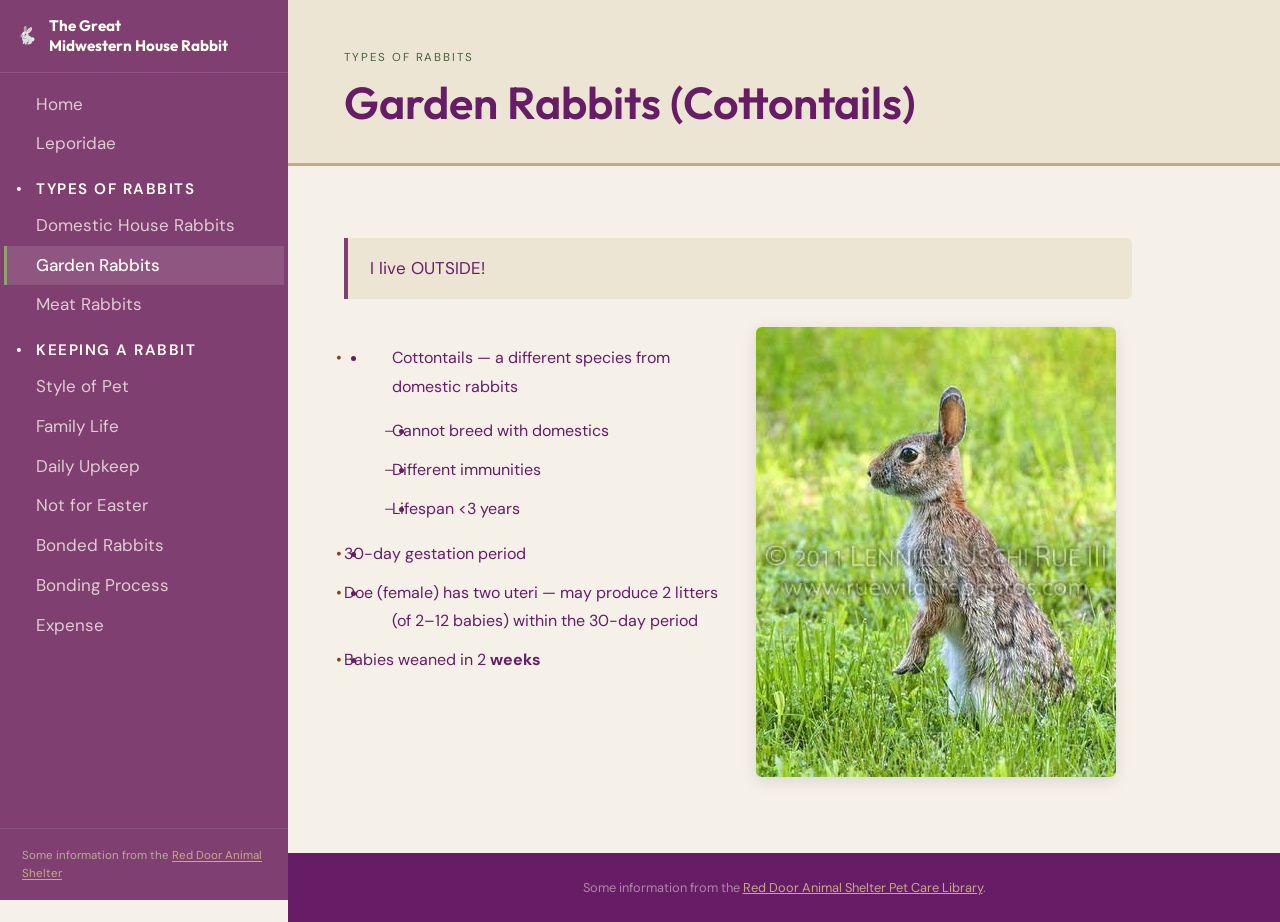
<file: garden.html>
<!DOCTYPE html>
<html lang="en">
<head>
  <meta charset="UTF-8" />
  <meta name="viewport" content="width=device-width, initial-scale=1.0" />
  <title>Garden Rabbits – The Great Midwestern House Rabbit</title>
  <link rel="preconnect" href="https://fonts.googleapis.com" />
  <link rel="preconnect" href="https://fonts.gstatic.com" crossorigin />
  <link href="https://fonts.googleapis.com/css2?family=Outfit:wght@400;500;600;700&family=DM+Sans:wght@300;400;500;700&display=swap" rel="stylesheet" />
  <link rel="stylesheet" href="style.css" />
</head>
<body>
  <a href="#main-content" class="skip-nav">Skip to main content</a>
  <nav class="sidebar" id="sidebar" aria-label="Site navigation">
    <div class="sidebar-header">
      <span class="sidebar-logo" aria-hidden="true">🐇</span>
      <span class="sidebar-title">The Great<br>Midwestern House Rabbit</span>
    </div>
    <ul class="nav-links" aria-label="Main navigation">
      <li><a href="index.html" class="nav-link">Home</a></li>
      <li><a href="leporidae.html" class="nav-link">Leporidae</a></li>
      <li class="nav-section">Types of Rabbits</li>
      <li><a href="domestic.html" class="nav-link">Domestic House Rabbits</a></li>
      <li><a href="garden.html" class="nav-link active" aria-current="page">Garden Rabbits</a></li>
      <li><a href="meat.html" class="nav-link">Meat Rabbits</a></li>
      <li class="nav-section">Keeping a Rabbit</li>
      <li><a href="style.html" class="nav-link">Style of Pet</a></li>
      <li><a href="family.html" class="nav-link">Family Life</a></li>
      <li><a href="daily.html" class="nav-link">Daily Upkeep</a></li>
      <li><a href="not-easter.html" class="nav-link">Not for Easter</a></li>
      <li><a href="bonded-rabbits.html" class="nav-link">Bonded Rabbits</a></li>
      <li><a href="bonding.html" class="nav-link">Bonding Process</a></li>
      <li><a href="expense.html" class="nav-link">Expense</a></li>
    </ul>
    <div class="sidebar-footer">
      Some information from the <a href="https://www.reddoorshelter.org/2022-Red-Door-Bunny-Book.pdf" target="_blank" rel="noopener noreferrer">Red Door Animal Shelter</a>
    </div>
  </nav>
  <button class="menu-toggle" id="menuToggle" aria-label="Toggle menu">☰</button>

  <main class="main-content" id="main-content">
    <div class="page-header">
      <p class="eyebrow">Types of Rabbits</p>
      <h1>Garden Rabbits <em>(Cottontails)</em></h1>
    </div>

    <div class="page-body">
      <div class="callout">I live OUTSIDE!</div>

      <div class="two-col">
        <div>
          <ul>
            <li>
              Cottontails — a different species from domestic rabbits
              <ul>
                <li>Cannot breed with domestics</li>
                <li>Different immunities</li>
                <li>Lifespan &lt;3 years</li>
              </ul>
            </li>
            <li>30-day gestation period</li>
            <li>Doe (female) has two uteri — may produce 2 litters (of 2–12 babies) within the 30-day period</li>
            <li>Babies weaned in 2 <strong>weeks</strong></li>
          </ul>
        </div>
        <div>
          <img src="images/Leporidae_1.jpg" alt="A cottontail rabbit standing on hind legs" class="page-img" style="margin:0;" />
        </div>
      </div>
    </div>

    <footer class="site-footer">
      <p>Some information from the <a href="https://www.reddoorshelter.org/2022-Red-Door-Bunny-Book.pdf" target="_blank" rel="noopener noreferrer">Red Door Animal Shelter Pet Care Library</a>.</p>
    </footer>
  </main>

  <script src="nav.js"></script>
</body>
</html>
</file>
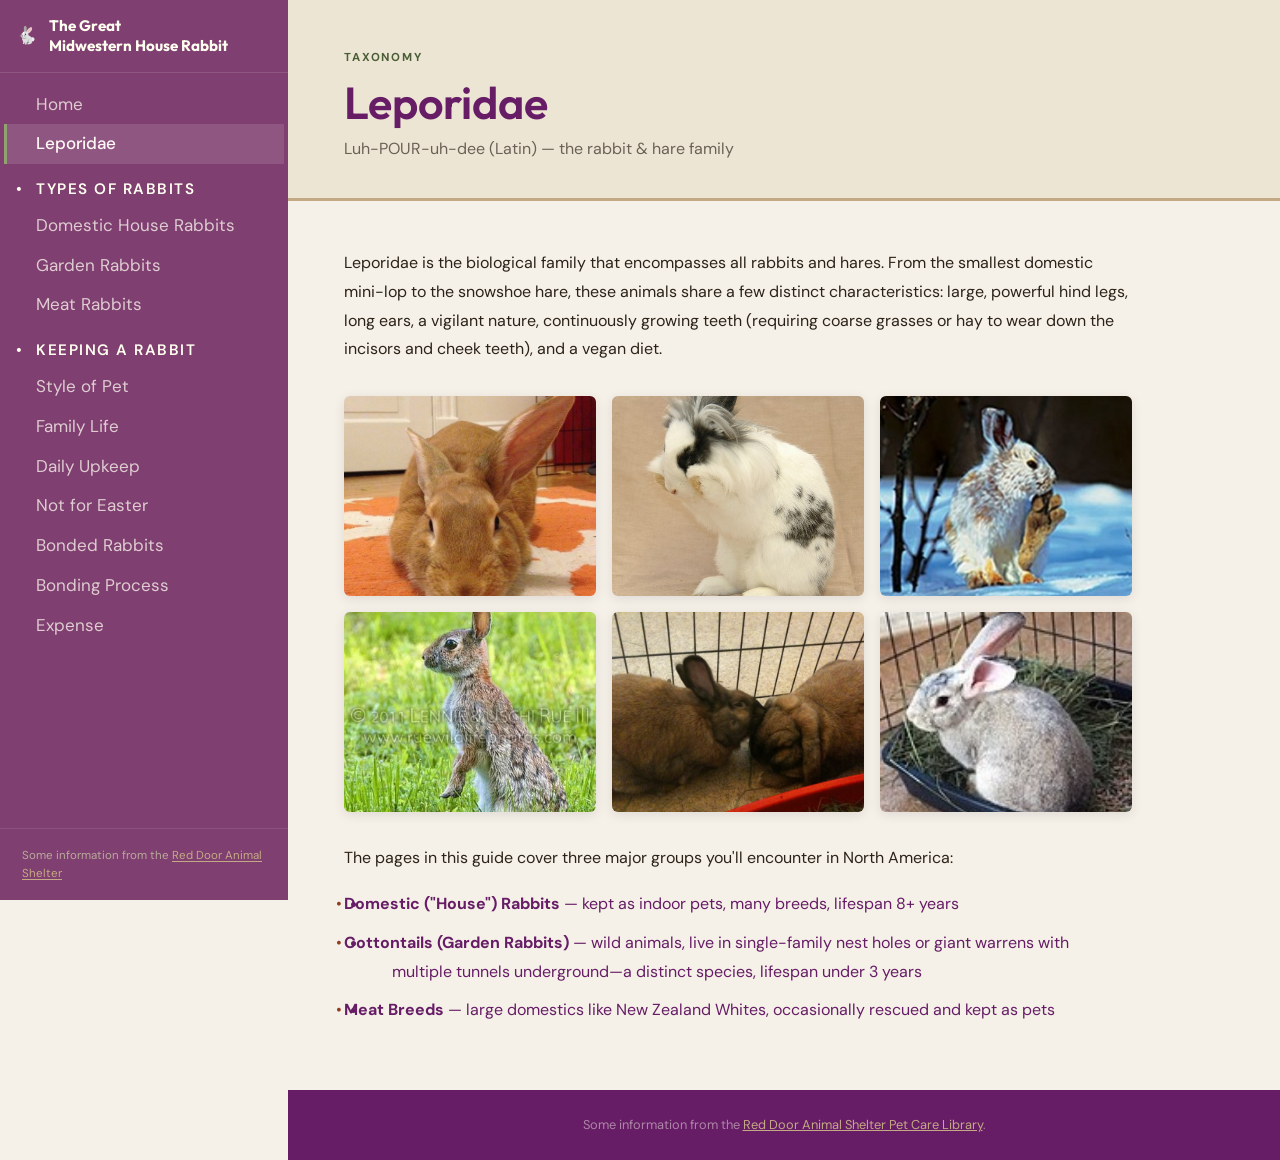
<file: leporidae.html>
<!DOCTYPE html>
<html lang="en">
<head>
  <meta charset="UTF-8" />
  <meta name="viewport" content="width=device-width, initial-scale=1.0" />
  <title>Leporidae – The Great Midwestern House Rabbit</title>
  <link rel="preconnect" href="https://fonts.googleapis.com" />
  <link rel="preconnect" href="https://fonts.gstatic.com" crossorigin />
  <link href="https://fonts.googleapis.com/css2?family=Outfit:wght@400;500;600;700&family=DM+Sans:wght@300;400;500;700&display=swap" rel="stylesheet" />
  <link rel="stylesheet" href="style.css" />
</head>
<body>
  <a href="#main-content" class="skip-nav">Skip to main content</a>
  <nav class="sidebar" id="sidebar" aria-label="Site navigation">
    <div class="sidebar-header">
      <span class="sidebar-logo" aria-hidden="true">🐇</span>
      <span class="sidebar-title">The Great<br>Midwestern House Rabbit</span>
    </div>
    <ul class="nav-links" aria-label="Main navigation">
      <li><a href="index.html" class="nav-link">Home</a></li>
      <li><a href="leporidae.html" class="nav-link active" aria-current="page">Leporidae</a></li>
      <li class="nav-section">Types of Rabbits</li>
      <li><a href="domestic.html" class="nav-link">Domestic House Rabbits</a></li>
      <li><a href="garden.html" class="nav-link">Garden Rabbits</a></li>
      <li><a href="meat.html" class="nav-link">Meat Rabbits</a></li>
      <li class="nav-section">Keeping a Rabbit</li>
      <li><a href="style.html" class="nav-link">Style of Pet</a></li>
      <li><a href="family.html" class="nav-link">Family Life</a></li>
      <li><a href="daily.html" class="nav-link">Daily Upkeep</a></li>
      <li><a href="not-easter.html" class="nav-link">Not for Easter</a></li>
      <li><a href="bonded-rabbits.html" class="nav-link">Bonded Rabbits</a></li>
      <li><a href="bonding.html" class="nav-link">Bonding Process</a></li>
      <li><a href="expense.html" class="nav-link">Expense</a></li>
    </ul>
    <div class="sidebar-footer">
      Some information from the <a href="https://www.reddoorshelter.org/2022-Red-Door-Bunny-Book.pdf" target="_blank" rel="noopener noreferrer">Red Door Animal Shelter</a>
    </div>
  </nav>
  <button class="menu-toggle" id="menuToggle" aria-label="Toggle menu">☰</button>

  <main class="main-content" id="main-content">
    <div class="page-header">
      <p class="eyebrow"><strong>Taxonomy</strong></p>
      <h1>Leporidae</h1>
      <p class="subtitle">Luh-POUR-uh-dee (Latin) — the rabbit &amp; hare family</p>
    </div>

    <div class="page-body">
      <p>Leporidae is the biological family that encompasses all rabbits and hares. From the smallest domestic mini-lop to the snowshoe hare, these animals share a few distinct characteristics: large, powerful hind legs, long ears, a vigilant nature, continuously growing teeth (requiring coarse grasses or hay to wear down the incisors and cheek teeth), and a vegan diet.</p>

      <div class="gallery-grid">
        <img src="images/Domestic_House_Rabbits_1.jpg" alt="An indoor house rabbit" />
        <img src="images/Leporidae_3.jpg" alt="Another indoor rabbit" />
        <img src="images/Leporidae.jpg" alt="A Snowshoe Hare" />
        <img src="images/Leporidae_1.jpg" alt="A typical garden cottontail" />
        <img src="images/Bonded_Rabbits.jpg" alt="Two bonded rabbits" />
        <img src="images/Meat_Rabbits.jpg" alt="A large meat breed rabbit" />
      </div>

      <p>The pages in this guide cover three major groups you'll encounter in North America:</p>
      <ul>
        <li><strong>Domestic ("House") Rabbits</strong> — kept as indoor pets, many breeds, lifespan 8+ years</li>
        <li><strong>Cottontails (Garden Rabbits)</strong> — wild animals, live in single-family nest holes or giant warrens with multiple tunnels underground&mdash;a distinct species, lifespan under 3 years</li>
        <li><strong>Meat Breeds</strong> — large domestics like New Zealand Whites, occasionally rescued and kept as pets</li>
      </ul>
    </div>

    <footer class="site-footer">
      <p>Some information from the <a href="https://www.reddoorshelter.org/2022-Red-Door-Bunny-Book.pdf" target="_blank" rel="noopener noreferrer">Red Door Animal Shelter Pet Care Library</a>.</p>
    </footer>
  </main>

  <script src="nav.js"></script>
</body>
</html>
</file>
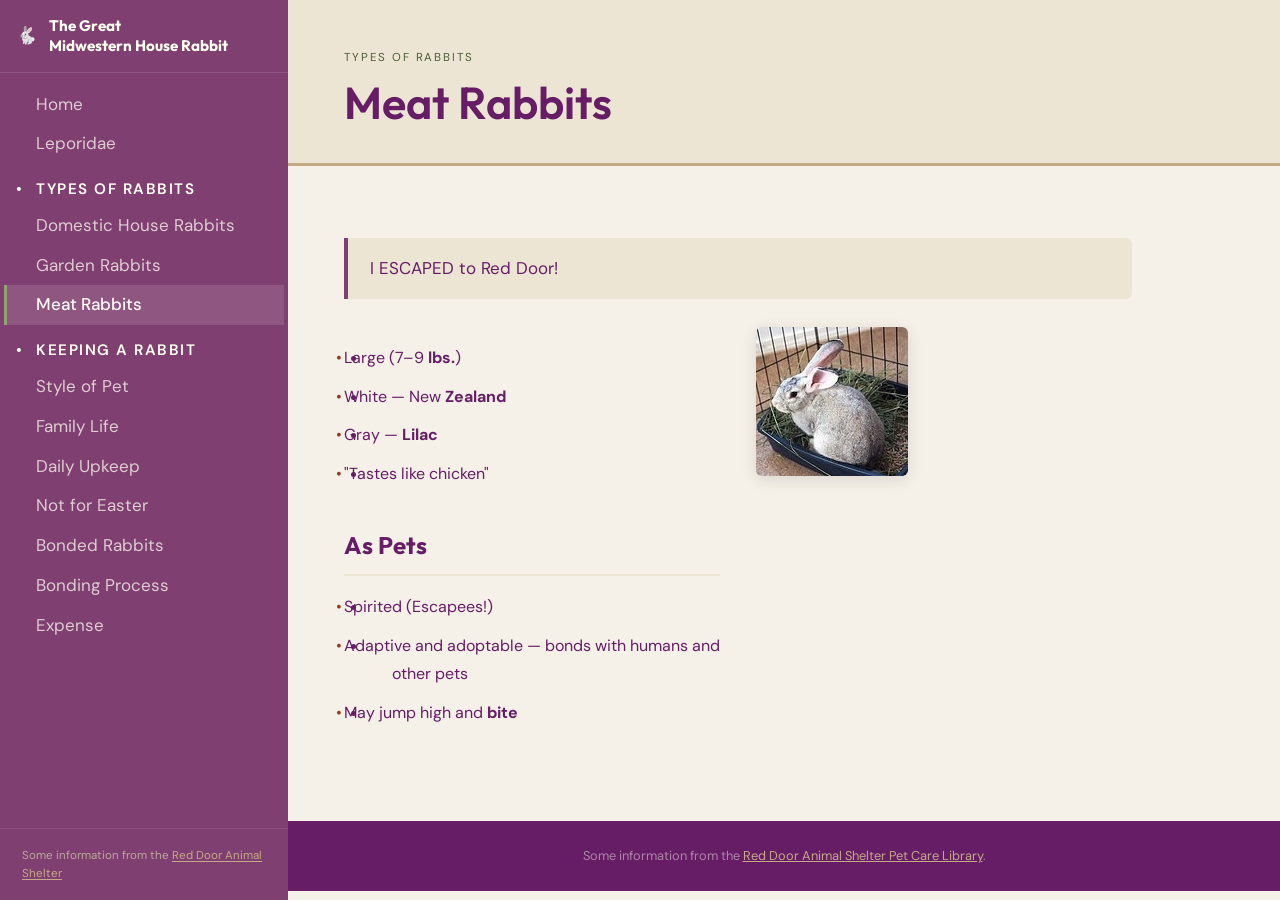
<file: meat.html>
<!DOCTYPE html>
<html lang="en">
<head>
  <meta charset="UTF-8" />
  <meta name="viewport" content="width=device-width, initial-scale=1.0" />
  <title>Meat Rabbits – The Great Midwestern House Rabbit</title>
  <link rel="preconnect" href="https://fonts.googleapis.com" />
  <link rel="preconnect" href="https://fonts.gstatic.com" crossorigin />
  <link href="https://fonts.googleapis.com/css2?family=Outfit:wght@400;500;600;700&family=DM+Sans:wght@300;400;500;700&display=swap" rel="stylesheet" />
  <link rel="stylesheet" href="style.css" />
</head>
<body>
  <a href="#main-content" class="skip-nav">Skip to main content</a>
  <nav class="sidebar" id="sidebar" aria-label="Site navigation">
    <div class="sidebar-header">
      <span class="sidebar-logo" aria-hidden="true">🐇</span>
      <span class="sidebar-title">The Great<br>Midwestern House Rabbit</span>
    </div>
    <ul class="nav-links" aria-label="Main navigation">
      <li><a href="index.html" class="nav-link">Home</a></li>
      <li><a href="leporidae.html" class="nav-link">Leporidae</a></li>
      <li class="nav-section">Types of Rabbits</li>
      <li><a href="domestic.html" class="nav-link">Domestic House Rabbits</a></li>
      <li><a href="garden.html" class="nav-link">Garden Rabbits</a></li>
      <li><a href="meat.html" class="nav-link active" aria-current="page">Meat Rabbits</a></li>
      <li class="nav-section">Keeping a Rabbit</li>
      <li><a href="style.html" class="nav-link">Style of Pet</a></li>
      <li><a href="family.html" class="nav-link">Family Life</a></li>
      <li><a href="daily.html" class="nav-link">Daily Upkeep</a></li>
      <li><a href="not-easter.html" class="nav-link">Not for Easter</a></li>
      <li><a href="bonded-rabbits.html" class="nav-link">Bonded Rabbits</a></li>
      <li><a href="bonding.html" class="nav-link">Bonding Process</a></li>
      <li><a href="expense.html" class="nav-link">Expense</a></li>
    </ul>
    <div class="sidebar-footer">
      Some information from the <a href="https://www.reddoorshelter.org/2022-Red-Door-Bunny-Book.pdf" target="_blank" rel="noopener noreferrer">Red Door Animal Shelter</a>
    </div>
  </nav>
  <button class="menu-toggle" id="menuToggle" aria-label="Toggle menu">☰</button>

  <main class="main-content" id="main-content">
    <div class="page-header">
      <p class="eyebrow">Types of Rabbits</p>
      <h1>Meat Rabbits</h1>
    </div>

    <div class="page-body">
      <div class="callout">I ESCAPED to Red Door!</div>

      <div class="two-col">
        <div>
          <ul>
            <li>Large (7–9 <strong>lbs.</strong>)</li>
            <li>White — New <strong>Zealand</strong></li>
            <li>Gray — <strong>Lilac</strong></li>
            <li>"Tastes like chicken"</li>
          </ul>

          <h2>As Pets</h2>
          <ul>
            <li>Spirited (Escapees!)</li>
            <li>Adaptive and adoptable — bonds with humans and other pets</li>
            <li>May jump high and <strong>bite</strong></li>
          </ul>
        </div>
        <div>
          <img src="images/Meat_Rabbits.jpg" alt="A Lilac rabbit" class="page-img" style="margin:0;" />
        </div>
      </div>
    </div>

    <footer class="site-footer">
      <p>Some information from the <a href="https://www.reddoorshelter.org/2022-Red-Door-Bunny-Book.pdf" target="_blank" rel="noopener noreferrer">Red Door Animal Shelter Pet Care Library</a>.</p>
    </footer>
  </main>

  <script src="nav.js"></script>
</body>
</html>
</file>
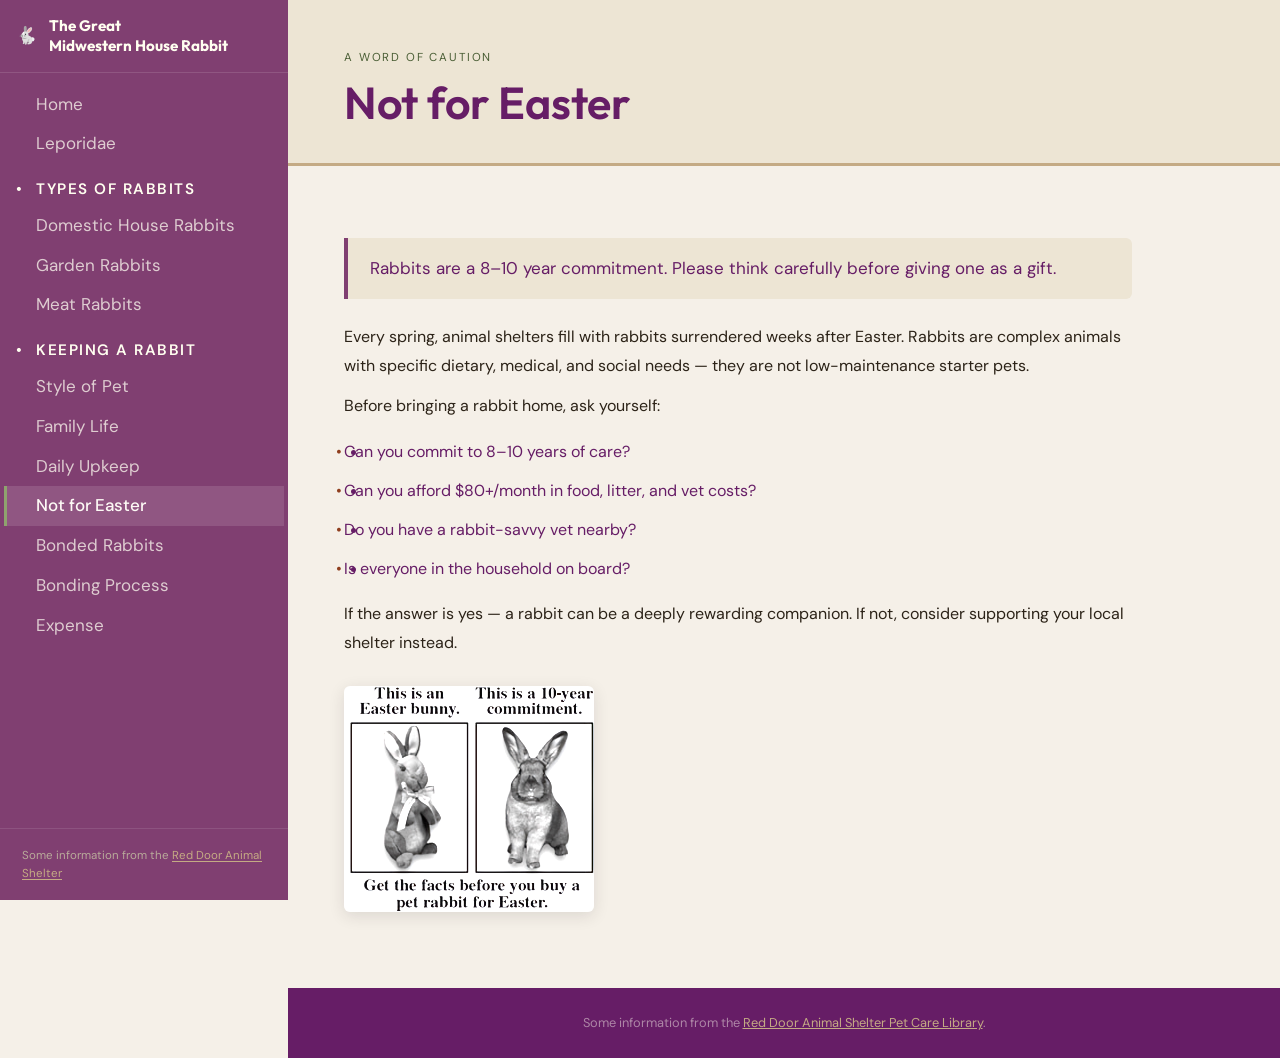
<file: not-easter.html>
<!DOCTYPE html>
<html lang="en">
<head>
  <meta charset="UTF-8" />
  <meta name="viewport" content="width=device-width, initial-scale=1.0" />
  <title>Not for Easter – The Great Midwestern House Rabbit</title>
  <link rel="preconnect" href="https://fonts.googleapis.com" />
  <link rel="preconnect" href="https://fonts.gstatic.com" crossorigin />
  <link href="https://fonts.googleapis.com/css2?family=Outfit:wght@400;500;600;700&family=DM+Sans:wght@300;400;500;700&display=swap" rel="stylesheet" />
  <link rel="stylesheet" href="style.css" />
</head>
<body>
  <a href="#main-content" class="skip-nav">Skip to main content</a>
  <nav class="sidebar" id="sidebar" aria-label="Site navigation">
    <div class="sidebar-header">
      <span class="sidebar-logo" aria-hidden="true">🐇</span>
      <span class="sidebar-title">The Great<br>Midwestern House Rabbit</span>
    </div>
    <ul class="nav-links" aria-label="Main navigation">
      <li><a href="index.html" class="nav-link">Home</a></li>
      <li><a href="leporidae.html" class="nav-link">Leporidae</a></li>
      <li class="nav-section">Types of Rabbits</li>
      <li><a href="domestic.html" class="nav-link">Domestic House Rabbits</a></li>
      <li><a href="garden.html" class="nav-link">Garden Rabbits</a></li>
      <li><a href="meat.html" class="nav-link">Meat Rabbits</a></li>
      <li class="nav-section">Keeping a Rabbit</li>
      <li><a href="style.html" class="nav-link">Style of Pet</a></li>
      <li><a href="family.html" class="nav-link">Family Life</a></li>
      <li><a href="daily.html" class="nav-link">Daily Upkeep</a></li>
      <li><a href="not-easter.html" class="nav-link active" aria-current="page">Not for Easter</a></li>
      <li><a href="bonded-rabbits.html" class="nav-link">Bonded Rabbits</a></li>
      <li><a href="bonding.html" class="nav-link">Bonding Process</a></li>
      <li><a href="expense.html" class="nav-link">Expense</a></li>
    </ul>
    <div class="sidebar-footer">
      Some information from the <a href="https://www.reddoorshelter.org/2022-Red-Door-Bunny-Book.pdf" target="_blank" rel="noopener noreferrer">Red Door Animal Shelter</a>
    </div>
  </nav>
  <button class="menu-toggle" id="menuToggle" aria-label="Toggle menu">☰</button>

  <main class="main-content" id="main-content">
    <div class="page-header">
      <p class="eyebrow">A Word of Caution</p>
      <h1>Not for <em>Easter</em></h1>
    </div>

    <div class="page-body">
      <div class="callout">
        Rabbits are a 8–10 year commitment. Please think carefully before giving one as a gift.
      </div>

      <p>Every spring, animal shelters fill with rabbits surrendered weeks after Easter. Rabbits are complex animals with specific dietary, medical, and social needs — they are not low-maintenance starter pets.</p>

      <p>Before bringing a rabbit home, ask yourself:</p>
      <ul>
        <li>Can you commit to 8–10 years of care?</li>
        <li>Can you afford $80+/month in food, litter, and vet costs?</li>
        <li>Do you have a rabbit-savvy vet nearby?</li>
        <li>Is everyone in the household on board?</li>
      </ul>

      <p>If the answer is yes — a rabbit can be a deeply rewarding companion. If not, consider supporting your local shelter instead.</p>

      <img src="images/Not_for_Easter.png" alt="A rabbit with a bow — not an Easter gift" class="page-img" />
    </div>

    <footer class="site-footer">
      <p>Some information from the <a href="https://www.reddoorshelter.org/2022-Red-Door-Bunny-Book.pdf" target="_blank" rel="noopener noreferrer">Red Door Animal Shelter Pet Care Library</a>.</p>
    </footer>
  </main>

  <script src="nav.js"></script>
</body>
</html>
</file>
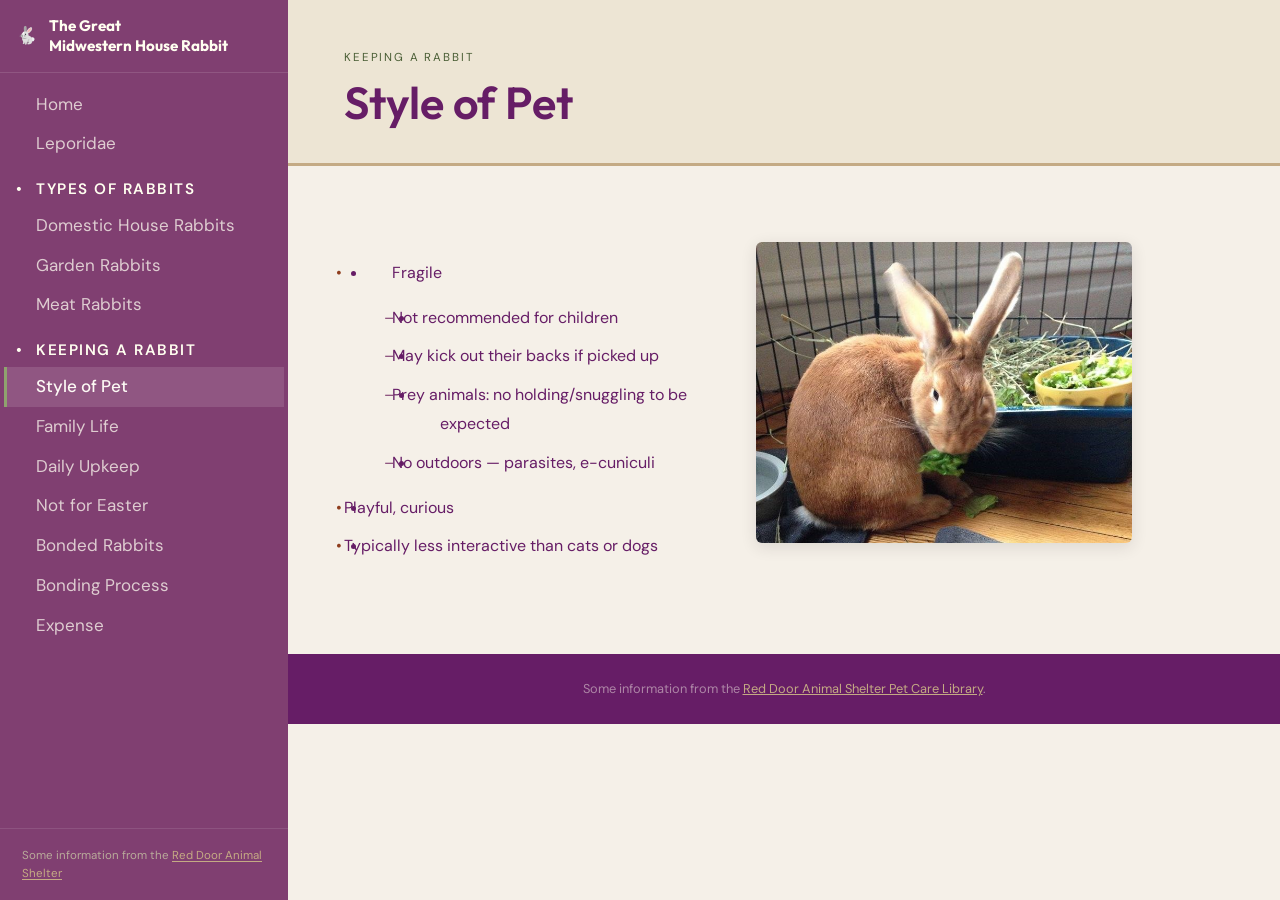
<file: style.html>
<!DOCTYPE html>
<html lang="en">
<head>
  <meta charset="UTF-8" />
  <meta name="viewport" content="width=device-width, initial-scale=1.0" />
  <title>Style of Pet – The Great Midwestern House Rabbit</title>
  <link rel="preconnect" href="https://fonts.googleapis.com" />
  <link rel="preconnect" href="https://fonts.gstatic.com" crossorigin />
  <link href="https://fonts.googleapis.com/css2?family=Outfit:wght@400;500;600;700&family=DM+Sans:wght@300;400;500;700&display=swap" rel="stylesheet" />
  <link rel="stylesheet" href="style.css" />
</head>
<body>
  <a href="#main-content" class="skip-nav">Skip to main content</a>
  <nav class="sidebar" id="sidebar" aria-label="Site navigation">
    <div class="sidebar-header">
      <span class="sidebar-logo" aria-hidden="true">🐇</span>
      <span class="sidebar-title">The Great<br>Midwestern House Rabbit</span>
    </div>
    <ul class="nav-links" aria-label="Main navigation">
      <li><a href="index.html" class="nav-link">Home</a></li>
      <li><a href="leporidae.html" class="nav-link">Leporidae</a></li>
      <li class="nav-section">Types of Rabbits</li>
      <li><a href="domestic.html" class="nav-link">Domestic House Rabbits</a></li>
      <li><a href="garden.html" class="nav-link">Garden Rabbits</a></li>
      <li><a href="meat.html" class="nav-link">Meat Rabbits</a></li>
      <li class="nav-section">Keeping a Rabbit</li>
      <li><a href="style.html" class="nav-link active" aria-current="page">Style of Pet</a></li>
      <li><a href="family.html" class="nav-link">Family Life</a></li>
      <li><a href="daily.html" class="nav-link">Daily Upkeep</a></li>
      <li><a href="not-easter.html" class="nav-link">Not for Easter</a></li>
      <li><a href="bonded-rabbits.html" class="nav-link">Bonded Rabbits</a></li>
      <li><a href="bonding.html" class="nav-link">Bonding Process</a></li>
      <li><a href="expense.html" class="nav-link">Expense</a></li>
    </ul>
    <div class="sidebar-footer">
      Some information from the <a href="https://www.reddoorshelter.org/2022-Red-Door-Bunny-Book.pdf" target="_blank" rel="noopener noreferrer">Red Door Animal Shelter</a>
    </div>
  </nav>
  <button class="menu-toggle" id="menuToggle" aria-label="Toggle menu">☰</button>

  <main class="main-content" id="main-content">
    <div class="page-header">
      <p class="eyebrow">Keeping a Rabbit</p>
      <h1>Style of Pet</h1>
    </div>

    <div class="page-body">
      <div class="two-col">
        <div>
          <ul>
            <li>
              Fragile
              <ul>
                <li>Not recommended for children</li>
                <li>May kick out their backs if picked up</li>
                <li>Prey animals: no holding/snuggling to be expected</li>
                <li>No outdoors — parasites, e-cuniculi</li>
              </ul>
            </li>
            <li>Playful, curious</li>
            <li>Typically less interactive than cats or dogs</li>
          </ul>
        </div>
        <div>
          <img src="images/Style_of_Pet_1.jpg" alt="A rabbit investigating a laptop" class="page-img" style="margin:0;" />
        </div>
      </div>
    </div>

    <footer class="site-footer">
      <p>Some information from the <a href="https://www.reddoorshelter.org/2022-Red-Door-Bunny-Book.pdf" target="_blank" rel="noopener noreferrer">Red Door Animal Shelter Pet Care Library</a>.</p>
    </footer>
  </main>

  <script src="nav.js"></script>
</body>
</html>
</file>
<file: style.css>
/* ===========================
   THE GREAT MIDWESTERN HOUSE RABBIT
   Natural / Editorial Aesthetic
   =========================== */

:root {
  --cream:       #f5f0e8;
  --parchment:   #ede5d4;
  --bark:        #803f71;     /*changed because brown was ugly */
  --bark-light:  #a05a8c;     /* lighter shade of bark for sidebar */
  --bark-dark:   #661d66;     /*changed because brown was ugly */
  --moss:        #4a5e35;      /* darkened from #6b7c55 for WCAG AA on light bg */
  --moss-light:  #8fa36e;      /* decorative only — not used for text on light bg */
  --rust:        #8f3e1e;      /* darkened from #b85c38 for WCAG AA */
  --rust-light:  #b85c38;      /* hover state on dark bg only */
  --warm-gray:   #6b6157;      /* darkened from #9c9186 for WCAG AA on light bg */
  --ink:         #2c2318;
  --sand:        #c4aa84;
  --white:       #fdfaf5;
  --ivory:       #fffff0;

  --sidebar-w:   18rem;
  --font-display: 'Outfit', system-ui, sans-serif;
  --font-body:    'DM Sans', system-ui, sans-serif;
}

*, *::before, *::after { box-sizing: border-box; margin: 0; padding: 0; }

html { scroll-behavior: smooth; }

body {
  background-color: var(--cream);
  color: var(--ink);
  font-family: var(--font-body);
  font-size: 1.0625rem;
  line-height: 1.7;
  display: flex;
  min-height: 100vh;
}

/* =====================
   SKIP NAV
   ===================== */
.skip-nav {
  position: absolute;
  top: -999px;
  left: 0;
  z-index: 9999;
  background: var(--bark-dark);
  color: var(--cream);
  padding: 0.75rem 1.25rem;
  font-family: var(--font-body);
  font-size: 1rem;
  text-decoration: none;
  border-radius: 0 0 0.375rem 0;
}
.skip-nav:focus {
  top: 0;
}

/* =====================
   SIDEBAR
   ===================== */
.sidebar {
  position: fixed;
  top: 0; left: 0px;
  width: var(--sidebar-w);
  height: 100vh;
  background: var(--bark);
  color: var(--ivory);
  display: flex;
  flex-direction: column;
  z-index: 100;
  overflow-y: auto;
  transition: transform 0.3s ease;
}

.sidebar-header {
  padding: 1rem;
  border-bottom: 1px solid rgba(255,255,255,0.12);
  display: flex;
  align-items: center;
  gap: 0.75rem;
}

.sidebar-logo {
  font-size: 1.0625rem;
  flex-shrink: 0;
}

.sidebar-title {
  font-family: var(--font-display);
  font-size: 0.95rem;
  font-weight: 700;
  line-height: 1.3;
  color: var(--ivory);          /* matches hero-title color */
  font-style: normal;
}

.nav-links {
  /* Shared metrics so section labels and links line up.
     Section text and link text both start at --nav-indent + --nav-gap. */
  --nav-indent: 0.75rem;   /* space before the bullet (0.75rem at default size) */
  --nav-gap: 1.25rem;      /* bullet-to-text distance */
  --nav-bar: 3px;          /* width of the left highlight bar on links */
  list-style: none;
  margin: 0;
  padding: 0.75rem 0.25rem;
  flex: 1;
}

/* Cancel the global ul/li rules (disc, 3rem padding, -3rem text-indent) inside the sidebar */
.nav-links li {
  list-style: none;
  margin: 0;
  padding: 0;
  text-indent: 0;
}

.nav-links .nav-section {
  position: relative;
  padding: 1rem 0.75rem 0.375rem calc(var(--nav-indent) + var(--nav-gap));
  font-size: 0.95rem;
  letter-spacing: 0.1em;
  text-transform: uppercase;
  line-height: 1.3;
  color: var(--ivory);
  font-weight: 600;
}

.nav-links .nav-section::before {
  content: "\2022";
  content: "\2022" / "";   /* decorative: hidden from screen readers where supported */
  position: absolute;
  left: var(--nav-indent);
}

.nav-link {
  display: block;
  padding: 0.5rem 0.75rem 0.5rem calc(var(--nav-indent) + var(--nav-gap) - var(--nav-bar));
  color: rgba(245, 240, 232, 0.8);
  text-decoration: none;
  font-family: var(--font-body);
  font-size: 1.0625rem;
  line-height: 1.4;
  transition: background 0.15s, color 0.15s;
  border-left: var(--nav-bar) solid transparent;
}

.nav-link:hover {
  background: rgba(255,255,255,0.08);
  color: var(--white);
  border-left-color: var(--rust-light);
}

.nav-link:focus-visible {
  outline: 3px solid var(--sand);
  outline-offset: -3px;
}

.nav-link.active {
  background: rgba(255,255,255,0.12);
  color: var(--white);
  border-left-color: var(--moss-light);
  font-weight: 500;
}

.sidebar-footer {
  padding: 1.125rem 1.375rem;
  font-size: 0.72rem;
  color: #b8aa9a;              /* replaces rgba(white,0.45) — passes WCAG AA */
  border-top: 1px solid rgba(255,255,255,0.1);
  line-height: 1.5;
}

.sidebar-footer a {
  color: var(--sand);
  text-decoration: underline;
  text-underline-offset: 2px;
}

.sidebar-footer a:focus-visible {
  outline: 3px solid var(--sand);
  outline-offset: 2px;
}

/* =====================
   MENU TOGGLE (mobile)
   ===================== */
.menu-toggle {
  display: none;
  position: fixed;
  top: 0.875rem; left: 0.875rem;
  z-index: 200;
  background: var(--bark-dark);
  color: var(--ivory);
  border: none;
  border-radius: 0.375rem;
  width: 2.625rem; height: 2.625rem;
  font-size: 1.2rem;
  cursor: pointer;
}

.menu-toggle:focus-visible {
  outline: 3px solid var(--sand);
  outline-offset: 2px;
}

/* =====================
   MAIN CONTENT
   ===================== */
.main-content {
  margin-left: var(--sidebar-w);
  flex: 1;
  min-width: 0;
  padding: 0;
}

/* =====================
   HERO
   ===================== */
.hero {
  background: linear-gradient(135deg, var(--bark-dark) 0%, #3c033a 60%, var(--bark) 100%);
  display: flex;
  align-items: stretch;
  min-height: 30rem;
  position: relative;
  overflow: hidden;
}
/*
.hero::before {
  content: '';
  position: absolute;
  inset: 0;
  background: url("data:image/svg+xml,%3Csvg width='60' height='60' viewBox='0 0 60 60' xmlns='http://www.w3.org/2000/svg'%3E%3Cg fill='none' fill-rule='evenodd'%3E%3Cg fill='%23ffffff' fill-opacity='0.02'%3E%3Cpath d='M36 34v-4h-2v4h-4v2h4v4h2v-4h4v-2h-4zm0-30V0h-2v4h-4v2h4v4h2V6h4V4h-4zM6 34v-4H4v4H0v2h4v4h2v-4h4v-2H6zM6 4V0H4v4H0v2h4v4h2V6h4V4H6z'/%3E%3C/g%3E%3C/g%3E%3C/svg%3E");
  pointer-events: none;
}
*/
.hero-text {
  flex: 1;
  padding-top: 3rem;
  padding-right: 2px;
  padding-bottom: 3rem;
  padding-left: 3.5rem;
  box-align: center;
  display: flex;
  flex-direction: column;
  justify-content: center;
  position: relative;
  z-index: 1;
}

.hero-eyebrow {
  font-size: 1.2em;
  letter-spacing: 0.18em;
  text-transform: uppercase;
  color: var(--ivory);          /* replaces moss-light which failed on dark bg 
  margin-top: 0.5rem; */
}

.hero-title {
  font-family: var(--font-display);
  font-size: clamp(2.4rem, 4vw, 3.6rem);
  font-weight: 600;
  color: var(--ivory);
  line-height: 1.1;
  margin-bottom: 1.25rem;
}

.hero-title em {
  color: var(--ivory);          /* same as hero-title (H1 color in hero context) */
  font-style: normal;
}

.hero-subtitle {
  font-size: 1.3rem;
  color: var(--ivory);
  max-width: 25rem;
  margin-bottom: 1.3em;
  line-height: 1.3;
}

.hero-cta {
  display: inline-block;
  background: var(--purple);
  color: var(--white);
  text-decoration: none;
  padding: 0.75rem 0.75rem;
  margin-left: -0.75rem;
  border-radius: 1px;
  border-color: var(--white);
  font-family: var(--font-display);
  font-size: 1.1rem;
  font-weight: 700;
  letter-spacing: 0.03em;
  transition: background 0.2s, transform 0.15s;
  align-self: flex-start;
}

.hero-cta:hover {
  background: var(--purple-light);
  transform: translateY(-1px);
}

.hero-cta:focus-visible {
  outline: 3px solid var(--sand);
  outline-offset: 3px;
}

.hero-image-wrap {
  width: 23.75rem;
  flex-shrink: 0;
  overflow: hidden;
  position: relative;
}

.hero-image-wrap::before {
  content: '';
  position: absolute;
  left: 0; top: 0; bottom: 0;
  width: 5rem;
  background: #661d66 var(--bark-dark);
  z-index: 1;
}

.hero-img {
  width: 100%;
  height: 100%;
  object-fit: cover;
  object-position: center top;
  display: block;
  opacity: 0.9;
}

/* =====================
   INTRO
   ===================== */
.intro-section {
  background: var(--parchment);
  border-bottom: 2px solid var(--sand);
  padding: 2.25rem 3.5rem;
}

.intro-text {
  font-size: 1.25rem;          /* ~1.25rem at default size; scales with browser text-size setting */
  color: var(--bark-dark);
 /* max-width: 48.75rem; */
  line-height: 1.8;
  margin-bottom: 1.125rem;
}
 
 ul 
 {
  /* user-agent styles */
  display: block;
  list-style-type: disc;
  color: var(--bark-dark);
  margin-block-start: 1em;
  margin-block-end: 1em;
  padding-inline-start: 2.5rem;
}
 
/* {
  font-size: 1.05rem;
  color: var(--bark-dark);
  padding-left: 1.5rem;
  line-height: 1.6;

} */


li
{
  font-size: 1.05rem;
  color: var(--bark-dark);
  padding-left: 3rem;
  text-indent: -3rem;
  margin-bottom: 0.75rem;
  list-style-type: disc;
  line-height: 1.6;
}
/* Intro bullets: native outside markers give a true hanging indent,
   so wrapped lines align with the first line's text, not the bullet. */
.intro-section ul {
  padding-left: 1.5em;         /* gutter for the bullet; em so it scales with the text */
}

.intro-section li {
  padding-left: 0;
  text-indent: 0;              /* cancels the global -3rem text-indent */
  font-size: inherit;
  line-height: inherit;
  list-style-type: disc;
  list-style-position: outside;
}

/* =====================
   CARD GRID
   ===================== */
.card-grid {
  display: grid;
  grid-template-columns: repeat(3, 1fr);
  gap: 1.75rem;
  padding: 3rem 3.5rem;
  background: var(--cream);
}

.card {
  background: var(--white);
  border: 1px solid var(--parchment);
  border-radius: 0.5rem;
  text-decoration: none;
  color: var(--ink);
  overflow: hidden;
  display: flex;
  flex-direction: column;
  box-shadow: 0 2px 0.5rem rgba(44,35,24,0.06);
  transition: transform 0.2s, box-shadow 0.2s;
}

.card:hover {
  transform: translateY(-4px);
  box-shadow: 0 0.5rem 1.5rem rgba(44,35,24,0.12);
}

.card:focus-visible {
  outline: 3px solid var(--rust);
  outline-offset: 2px;
}

.card-wide {
  grid-column: span 1;
}

.card-img-wrap {
  height: 12.5rem;
  overflow: hidden;
}

.card-img-wrap img {
  width: 100%;
  height: 100%;
  object-fit: cover;
  transition: transform 0.4s ease;
  display: block;
}

.card:hover .card-img-wrap img {
  transform: scale(1.04);
}

.card-body {
  padding: 1.25rem 1.375rem 1.5rem;
  flex: 1;
  display: flex;
  flex-direction: column;
  gap: 0.5rem;
}

.card-tag {
  font-size: 0.68rem;
  letter-spacing: 0.14em;
  text-transform: uppercase;
  color: var(--moss);           /* darkened moss now passes WCAG AA */
  font-weight: 600;
}

.card-body h3 {
  font-family: var(--font-display);
  font-size: 1.2rem;
  font-weight: 700;
  line-height: 1.2;
  color: var(--bark-dark);
}

.card-body p {
  font-size: 0.88rem;
  color: var(--warm-gray);      /* darkened warm-gray now passes WCAG AA */
  line-height: 1.6;
}

/* =====================
   INNER PAGE LAYOUT
   ===================== */
.page-header {
  background: var(--parchment);
  border-bottom: 3px solid var(--sand);
  padding: 3rem 3.5rem 2.25rem;
}

.page-header .eyebrow {
  font-size: 0.72rem;
  letter-spacing: 0.16em;
  text-transform: uppercase;
  color: var(--moss);           /* darkened moss passes WCAG AA on parchment */
  margin-bottom: 0.625rem;
}

.page-header h1 {
  font-family: var(--font-display);
  font-size: clamp(2rem, 3.5vw, 3rem);
  font-weight: 600;
  color: var(--bark-dark);
  line-height: 1.1;
}

.page-header h1 em {
  color: var(--bark-dark);      /* same as H1 color */
  font-style: normal;
}

.page-header .subtitle {
  font-style: normal;           /* no italics on screen */
  color: var(--warm-gray);
  margin-top: 0.5rem;
  font-size: 1rem;
}

.page-body {
  padding: 3rem 3.5rem;
  max-width: 56.25rem;
}

.page-body p,
.page-body li {
  font-size: 1rem;
  line-height: 1.8;
  margin-bottom: 0.75rem;
}

.page-body h2 {
  font-family: var(--font-display);
  font-size: 1.5rem;
  color: var(--bark-dark);
  margin: 2.25rem 0 0.875rem;
  border-bottom: 2px solid var(--parchment);
  padding-bottom: 0.5rem;
}

.page-body ul {
  padding-left: 1.5rem;
  list-style: none;
}

.page-body ul li {
  padding-left: 1.5rem;
  position: relative;
  margin-bottom: 0.625rem;
}

.page-body ul li::before {
  content: '•';
  color: var(--rust);
  position: absolute;
  left: 1em;
}

.page-body ul ul li::before {
  content: '–';
  color: var(--bark);
  content: '–';
  left: 1rem;
}

.page-body ol {
  padding-left: 0;
  list-style: none;
  counter-reset: steps;
}

.page-body ol li {
  counter-increment: steps;
  padding-left: 3rem;
  position: relative;
  margin-bottom: 0.875rem;
}

.page-body ol li::before {
  content: counter(steps);
  position: absolute;
  left: 0;
  width: 2rem; height: 2rem;
  background: var(--bark-dark);
  color: var(--ivory);
  border-radius: 50%;
  display: flex;
  align-items: center;
  justify-content: center;
  font-family: var(--font-display);
  font-weight: 700;
  font-size: 0.85rem;
  top: 2px;
}

/* Image blocks in pages */
.page-img {
  display: block;
  max-width: 100%;
  border-radius: 0.375rem;
  margin: 1.75rem 0;
  box-shadow: 0 4px 1rem rgba(44,33,44,0.12);
}

.page-img-caption {
  font-size: 0.82rem;
  color: var(--warm-gray);      /* darkened warm-gray passes WCAG AA on parchment */
  font-style: normal;           /* no italics on screen */
  margin-top: -1.125rem;
  margin-bottom: 1.75rem;
}

.img-row {
  display: flex;
  gap: 1.25rem;
  margin: 1.75rem 0;
  flex-wrap: wrap;
}

.img-row img {
  flex: 1;
  min-width: 10rem;
  max-width: 18.75rem;
  height: 13.75rem;
  object-fit: cover;
  border-radius: 0.375rem;
  box-shadow: 0 4px 1rem rgba(44,33,44,0.12);
}

/* Callout box */
.callout {
  background: var(--parchment);
  border-left: 4px solid var(--bark);
  border-radius: 0 0.375rem 0.375rem 0;
  padding: 1rem 1.375rem;
  margin: 1.5rem 0;
  font-style: normal;           /* no italics on screen */
  color: var(--bark-dark);
}

/* Two-column layout */
.two-col {
  display: grid;
  grid-template-columns: 1fr 1fr;
  gap: 2.25rem;
  align-items: start;
  margin: 1.75rem 0;
}

/* Leporidae gallery */
.gallery-grid {
  display: grid;
  grid-template-columns: repeat(3, 1fr);
  gap: 1rem;
  margin: 2rem 0;
}

.gallery-grid img {
  width: 100%;
  height: 12.5rem;
  object-fit: cover;
  border-radius: 0.375rem;
  box-shadow: 0 3px 0.75rem rgba(44,33,44,0.1);
  transition: transform 0.2s;
}

.gallery-grid img:hover {
  transform: scale(1.03);
}

/* =====================
   FOOTER
   ===================== */
.site-footer {
  background: var(--bark-dark);
  color: rgba(245,240,232,0.5);
  text-align: center;
  padding: 1.5rem 3rem;
  font-size: 0.8rem;
}

.site-footer a {
  color: var(--sand);
}

.site-footer a:focus-visible {
  outline: 3px solid var(--sand);
  outline-offset: 2px;
}

/* =====================
   BODY LINK STYLES
   ===================== */
.page-body a {
  color: var(--rust);
  text-decoration: underline;
  text-underline-offset: 2px;
}

.page-body a:focus-visible {
  outline: 3px solid var(--rust);
  outline-offset: 2px;
}

/* =====================
   RESPONSIVE
   ===================== */
@media (max-width: 56.25em) {
  .sidebar {
    transform: translateX(-100%);
  }

  .sidebar.open {
    transform: translateX(0);
  }

  .menu-toggle {
    display: flex;
    align-items: center;
    justify-content: center;
  }

  .main-content {
    margin-left: 0;
  }

  .hero {
    flex-direction: column;
    min-height: auto;
  }

  .hero-image-wrap {
    width: 100%;
    height: 17.5rem;
  }

  .hero-text {
    padding: 3rem 1.5rem;
  }

  .intro-section,
  .page-header,
  .page-body {
    padding-left: 1.5rem;
    padding-right: 1.5rem;
  }

  .card-grid {
    grid-template-columns: 1fr 1fr;
    padding: 2rem 1.5rem;
    gap: 1.25rem;
  }

  .two-col,
  .gallery-grid {
    grid-template-columns: 1fr;
  }
}

@media (max-width: 36.25em) {
  .card-grid {
    grid-template-columns: 1fr;
  }
}
</file>
